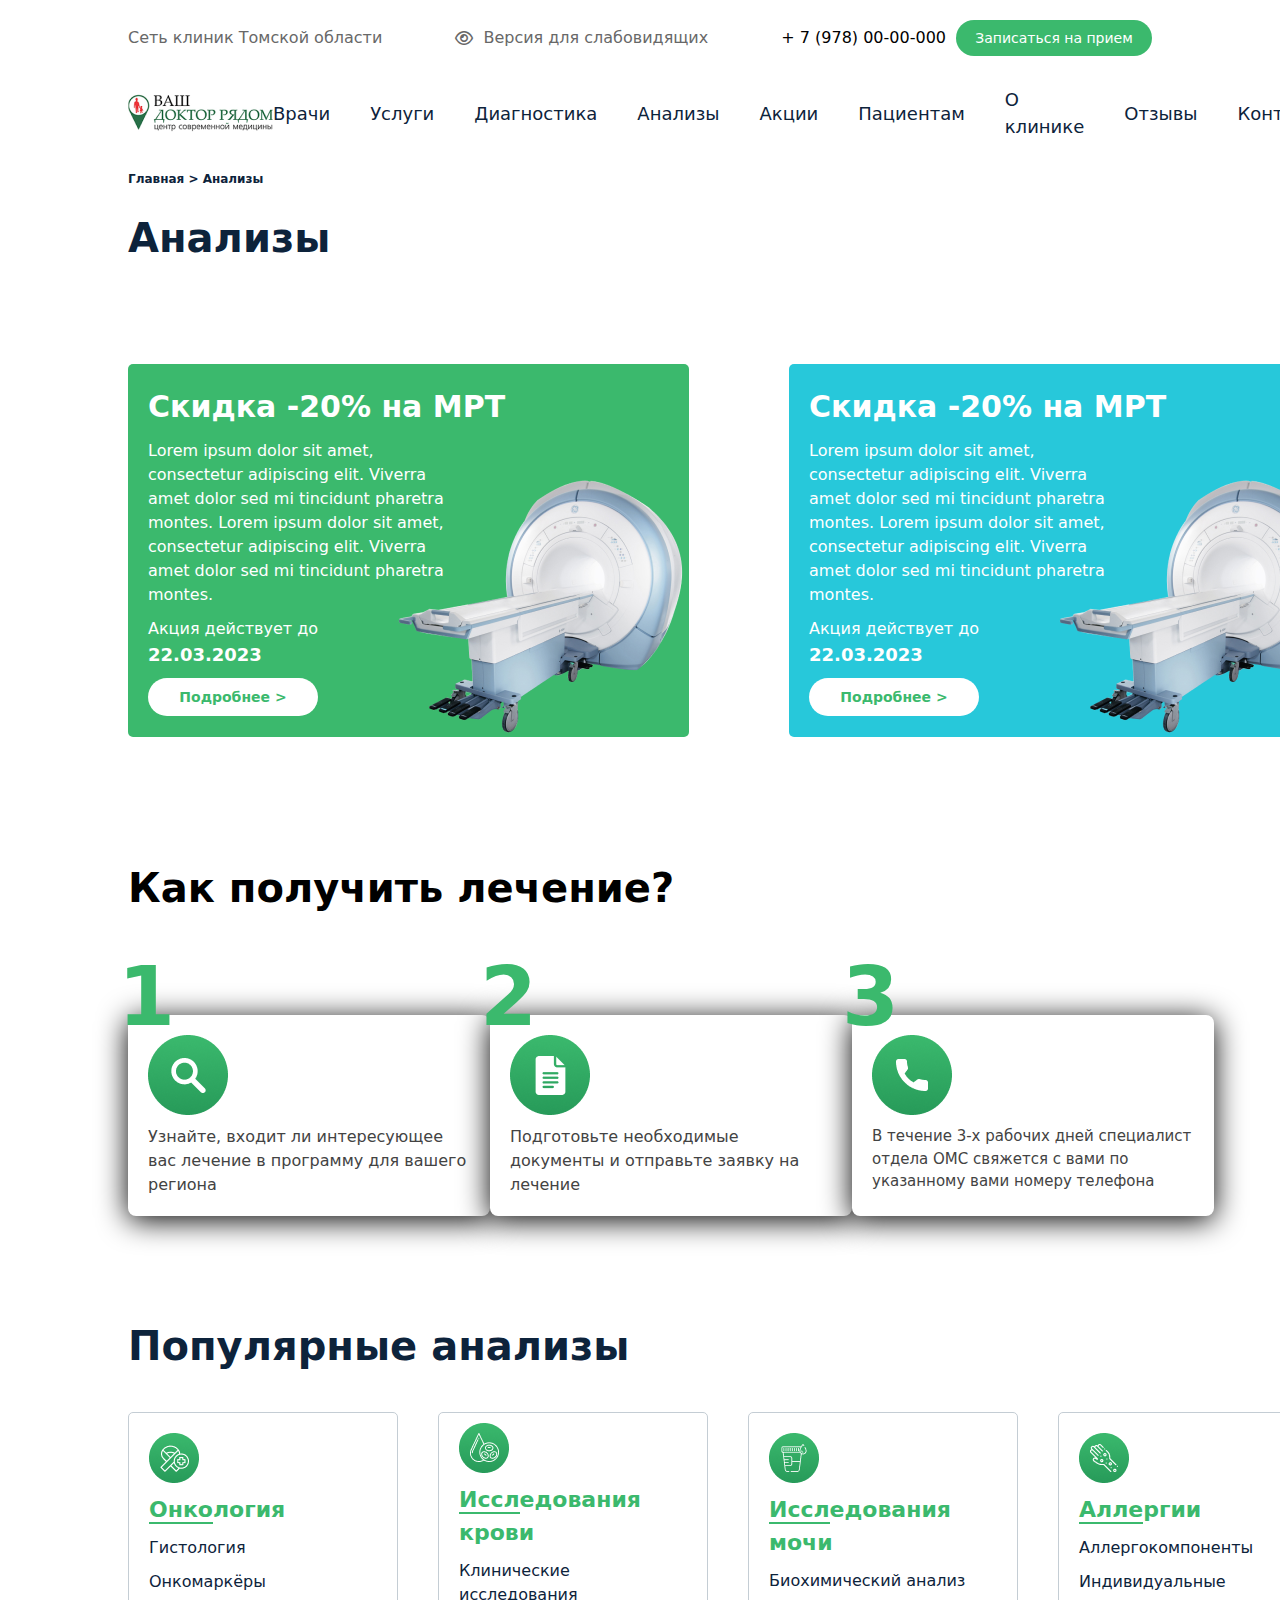
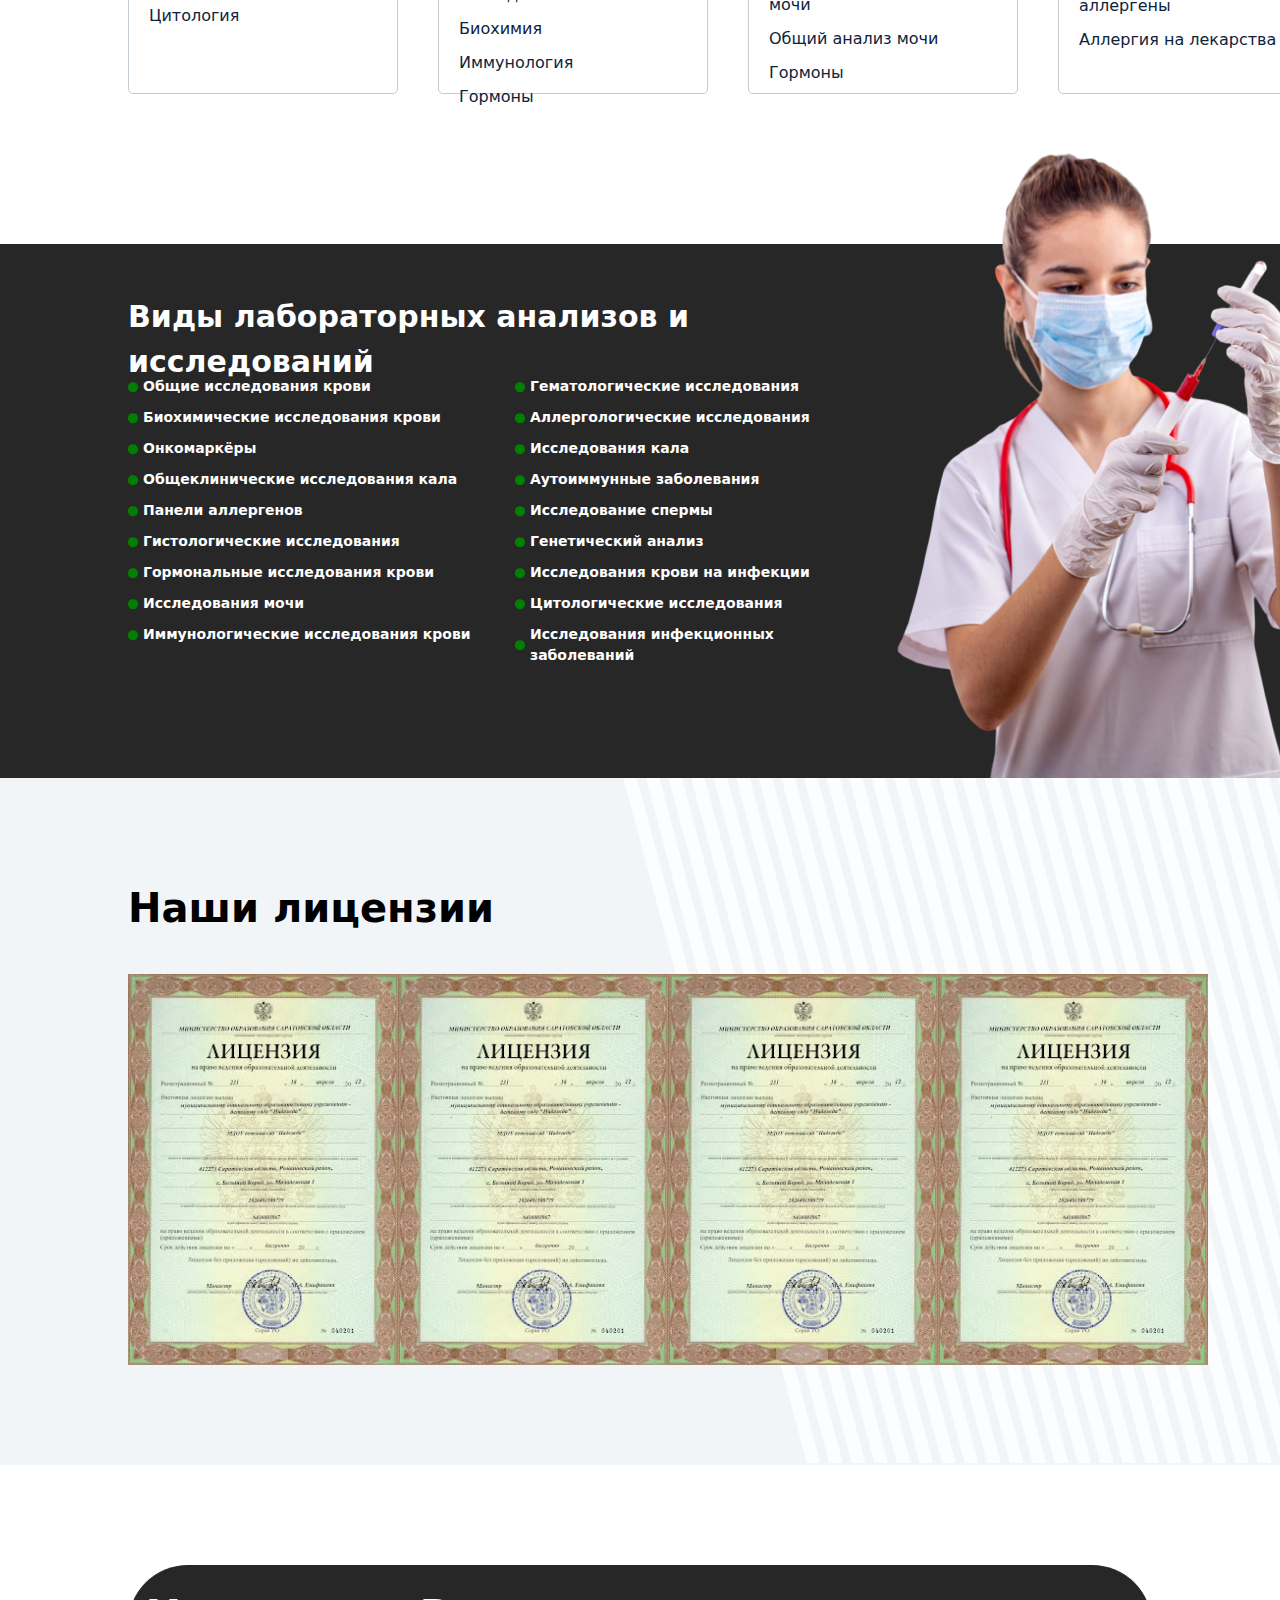
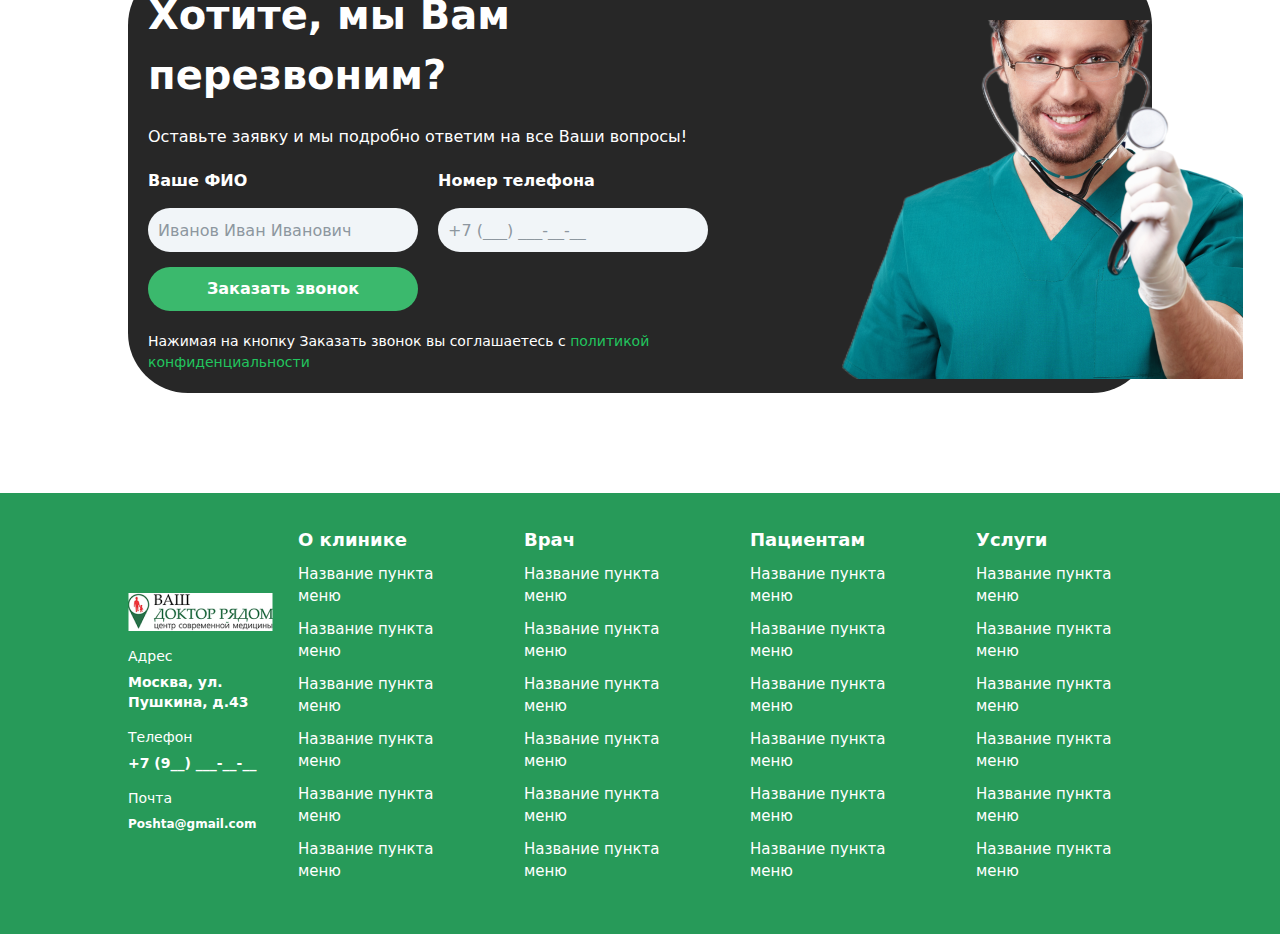
<file: src/index.html>
<!DOCTYPE html>
<html lang="en">
<head>
    <meta charset="UTF-8">
    <meta name="viewport" content="width=device-width, initial-scale=1.0">
    <title>EXAM</title>
    <link rel="stylesheet" href="./output.css">
    <link rel="stylesheet" href="./fontawesome-free-6.6.0-web/css/all.css">
</head>
<body>
    <header class="flex flex-col py-[20px] gap-[20px]">
        <nav class="hidden w-[90%] lg:w-[80%] m-auto lg:flex items-center justify-between">
            <p class="text-[#686868]">Сеть клиник Томской области</p>
            <div class="flex text-[#686868] items-center gap-[10px]">
                <i class="hover:text-black hover:scale-[1.1] cursor-pointer fa-regular fa-eye"></i>
                <p>Версия для слабовидящих</p>
            </div>
            <div class="flex items-center gap-[10px]">
                <h4 class="font-[500]">+ 7 (978) 00-00-000</h4>
                <button class="w-[196px] hover:bg-black hover:border-[3px] hover:border-[lightgray transition-all duration-[0.2s] ease-in-out h-[36px] bg-[#3BB96D] text-white text-[14px] font-[400] rounded-[30px]">Записаться на прием</button>
            </div>
        </nav>

        <nav class="w-[90%] py-[10px] lg:w-[80%] m-auto flex items-center justify-between">
            <img src="./Photo/image 1.png" alt="">
            <ul class="hidden lg:flex items-center gap-[40px]">
                <li class="hover:text-[lightgray] hover:scale-[1.06] transition-all  duration-[0.2s] ease-in-out text-[#0D233B] cursor-pointer text-[18px] font-[400]"><a href="">Врачи</a></li>
                <li class="hover:text-[lightgray] hover:scale-[1.06] transition-all  duration-[0.2s] ease-in-out text-[#0D233B] cursor-pointer text-[18px] font-[400]"><a href="">Услуги</a></li>
                <li class="hover:text-[lightgray] hover:scale-[1.06] transition-all  duration-[0.2s] ease-in-out text-[#0D233B] cursor-pointer text-[18px] font-[400]"><a href="">Диагностика</a></li>
                <li class="hover:text-[lightgray] hover:scale-[1.06] transition-all  duration-[0.2s] ease-in-out text-[#0D233B] cursor-pointer text-[18px] font-[400]"><a href="#analizi">Анализы</a></li>
                <li class="hover:text-[lightgray] hover:scale-[1.06] transition-all  duration-[0.2s] ease-in-out text-[#0D233B] cursor-pointer text-[18px] font-[400]"><a href="./index3.html">Акции</a></li>
                <li class="hover:text-[lightgray] hover:scale-[1.06] transition-all  duration-[0.2s] ease-in-out text-[#0D233B] cursor-pointer text-[18px] font-[400]"><a href="">Пациентам</a></li>
                <li class="hover:text-[lightgray] hover:scale-[1.06] transition-all  duration-[0.2s] ease-in-out text-[#0D233B] cursor-pointer text-[18px] font-[400]"><a href="">О клинике</a></li>
                <li class="hover:text-[lightgray] hover:scale-[1.06] transition-all  duration-[0.2s] ease-in-out text-[#0D233B] cursor-pointer text-[18px] font-[400]"><a href="">Отзывы</a></li>
                <li class="hover:text-[lightgray] hover:scale-[1.06] transition-all  duration-[0.2s] ease-in-out text-[#0D233B] cursor-pointer text-[18px] font-[400]"><a href="">Контакты</a></li>
            </ul>
            <div class="lg:hidden">
               <i class="cursor-pointer hover:scale-[1.08] text-[20px] fa-solid fa-bars"></i>
            </div>
        </nav>
        
        <div class="w-[90%] lg:w-[80%] m-auto flex items-center gap-[10x]">
            <p class="cursor-pointer text-[#0D233B] text-[12px] font-[600]">Главная <span>> Анализы</span></p>
        </div>

        <section id="analizi" class="w-[95%] lg:w-[80%] text-white gap-[100px] m-auto grid grid-rows-[56px_524px_524px] lg:grid-rows-[56px_374px] grid-cols-1 lg:grid-cols-[561px_561px]">
            <h1 class="text-[#0D233B] text-[40px] lg:col-[1/-1] font-[700]">Анализы</h1>
            <article class="relative z-[1] h-[580px] lg:h-[373px] lg:pt-[20px] lg:px-[20px] lg:gap-[10px] rounded-[5px] px-[10px] pt-[40px] bg-[#3BB96D] flex flex-col gap-[30px]">
                <h4 class="text-[30px] font-[700]">Скидка -20% на МРТ</h4>
                <p class="text-[16px] max-w-[320px] font-[400]">Lorem ipsum dolor sit amet, consectetur adipiscing elit. Viverra amet dolor sed mi tincidunt pharetra montes. Lorem ipsum dolor sit amet, consectetur adipiscing elit. Viverra amet dolor sed mi tincidunt pharetra montes.</p>
                <p class="flex flex-col text-[16px] font-[400]">Акция действует до <span class="text-[18px] font-[700]">22.03.2023</span></p>
                <button class="hover:bg-black hover:border-[1px] hover:border-white transition-all duration-[0.3s] ease-in-out bg-white w-[170px] h-[38px] rounded-[30px] text-[#3BB96D] text-[14px] font-[700] flex items-center justify-center gap-[20px]">Подробнее ></button>
                <img src="./Photo/image 4.png" alt="" class="absolute z-[-1] right-0 bottom-0">
            </article>

            <article class="relative z-[1] h-[580px] lg:h-[373px] lg:pt-[20px] lg:px-[20px] lg:gap-[10px] rounded-[5px] px-[10px] pt-[40px] bg-[#27C8DA] flex flex-col gap-[30px]">
                <h4 class="text-[30px] font-[700]">Скидка -20% на МРТ</h4>
                <p class="text-[16px] max-w-[320px] font-[400]">Lorem ipsum dolor sit amet, consectetur adipiscing elit. Viverra amet dolor sed mi tincidunt pharetra montes. Lorem ipsum dolor sit amet, consectetur adipiscing elit. Viverra amet dolor sed mi tincidunt pharetra montes.</p>
                <p class="flex flex-col text-[16px] font-[400]">Акция действует до <span class="text-[18px] font-[700]">22.03.2023</span></p>
                <button class="hover:bg-black hover:border-[1px] hover:border-white transition-all duration-[0.3s] ease-in-out bg-white w-[170px] h-[38px] rounded-[30px] text-[#3BB96D] text-[14px] font-[700] flex items-center justify-center gap-[20px]">Подробнее ></button>
                <img src="./Photo/image 4.png" alt="" class="absolute z-[-1] right-0 bottom-0">
            </article>
        </section>
    </header>

    <main>
        <section class="w-[90%] lg:w-[80%] m-auto lg:mt-[100px] mt-[100px] grid grid-cols-1 lg:justify-between lg:grid-rows-[56px_302px] lg:grid-cols-[362px_362px_362px] grid-rows-[112px_252px_252px_252px]">
            <h1 class="text-[40px] font-[700] lg:col-[1/-1]">Как получить лечение?</h1>
            <article class="hover:scale-[1.05] hover:bg-[lightgray] transition-all duration-[0.3s] ease-in-out flex flex-col p-[20px] items-start gap-[10px] self-end relative h-[201px] z-[1] bg-white shadow-[0_4px_30px_0_black] rounded-[8px]">
                <h1 class="text-[#3BB96D] text-[82px] font-[900] absolute top-[-80px] left-[-10px] z-[-1]">1</h1>
                <img src="./Photo/Frame 153.png" alt="">
                <p class="text-[#434343] text-[16px] font-[500]">Узнайте, входит ли интересующее вас лечение в программу для вашего региона</p>
            </article>

            <article class="hover:scale-[1.05] hover:bg-[lightgray] transition-all duration-[0.3s] ease-in-out flex flex-col p-[20px] items-start gap-[10px] self-end relative h-[201px] z-[1] bg-white shadow-[0_4px_30px_0_black] rounded-[8px]">
                <h1 class="text-[#3BB96D] text-[82px] font-[900] absolute top-[-80px] left-[-10px] z-[-1]">2</h1>
                <img src="./Photo/Frame 129.png" alt="">
                <p class="text-[#434343] text-[16px] font-[500]">Подготовьте необходимые документы и отправьте заявку на лечение</p>
            </article>

            <article class="hover:scale-[1.05] hover:bg-[lightgray] transition-all duration-[0.3s] ease-in-out flex flex-col p-[20px] items-start gap-[10px] self-end relative h-[201px] z-[1] bg-white shadow-[0_4px_30px_0_black] rounded-[8px]">
                <h1 class="text-[#3BB96D] text-[82px] font-[900] absolute top-[-80px] left-[-10px] z-[-1]">3</h1>
                <img src="./Photo/Frame 153(1).png" alt="">
                <p class="text-[#434343] text-[15px] font-[500]">В течение 3-х рабочих дней специалист отдела ОМС свяжется с вами по указанному вами номеру телефона</p>
            </article>
        </section>

        <section class="w-[90%] mt-[100px] lg:w-[80%] m-auto grid gap-[40px] grid-cols-1 grid-rows-[112px_248px_248px_248px] lg:grid-cols-[270px_270px_270px_270px] lg:grid-rows-[56px_282px]">
            <h1 class="text-[#0D233B] text-[40px] font-[700] lg:col-[1/-1]">Популярные анализы</h1>
            <article class="hover:scale-[1.05] hover:bg-[lightgray] transition-all duration-[0.3s] ease-in-out flex flex-col p-[20px] gap-[10px] items-start border-[1px] border-[#C4CDD4] rounded-[5px]">
                <img src="./Photo/Group 1894.png" alt="">
                <h4 class="text-[#3BB96D] text-[22px] font-[700]"><span class="border-b-[2px] border-[#3BB96D]">Онко</span>логия</h4>
                <p class="text-[#0D233B] cursor-pointer text-[16px] font-[500]">Гистология</p>
                <p class="text-[#0D233B] cursor-pointer text-[16px] font-[500]">Онкомаркёры</p>
                <p class="text-[#0D233B] cursor-pointer text-[16px] font-[500]">Цитология</p>
            </article>
            <article class="hover:scale-[1.05] hover:bg-[lightgray] transition-all duration-[0.3s] ease-in-out flex flex-col p-[20px] py-[10px] gap-[10px] items-start border-[1px] border-[#C4CDD4] rounded-[5px]">
                <img src="./Photo/Group 1894(1).png" alt="">
                <h4 class="text-[#3BB96D] text-[22px] font-[700]"><span class="border-b-[2px] border-[#3BB96D]">Иссл</span>едования крови </h4>
                <p class="text-[#0D233B] cursor-pointer text-[16px] font-[500]">Клинические исследования</p>
                <p class="text-[#0D233B] cursor-pointer text-[16px] font-[500]">Биохимия</p>
                <p class="text-[#0D233B] cursor-pointer text-[16px] font-[500]">Иммунология</p>
                <p class="text-[#0D233B] cursor-pointer text-[16px] font-[500]">Гормоны</p>
            </article>
            <article class="hover:scale-[1.05] hover:bg-[lightgray] transition-all duration-[0.3s] ease-in-out flex flex-col p-[20px] gap-[10px] items-start border-[1px] border-[#C4CDD4] rounded-[5px]">
                <img src="./Photo/Group 1894(2).png" alt="">
                <h4 class="text-[#3BB96D] text-[22px] font-[700]"><span class="border-b-[2px] border-[#3BB96D]">Иссл</span>едования мочи</h4>
                <p class="text-[#0D233B] cursor-pointer text-[16px] font-[500]">Биохимический анализ мочи</p>
                <p class="text-[#0D233B] cursor-pointer text-[16px] font-[500]">Общий анализ мочи</p>
                <p class="text-[#0D233B] cursor-pointer text-[16px] font-[500]">Гормоны</p>
            </article>
            <article class="hover:scale-[1.05] hover:bg-[lightgray] transition-all duration-[0.3s] ease-in-out flex flex-col p-[20px] gap-[10px] items-start border-[1px] border-[#C4CDD4] rounded-[5px]">
                <img src="./Photo/Group 1894(3).png" alt="">
                <h4 class="text-[#3BB96D] text-[22px] font-[700]"><span class="border-b-[2px] border-[#3BB96D]">Алле</span>ргии</h4>
                <p class="text-[#0D233B] cursor-pointer text-[16px] font-[500]">Аллергокомпоненты</p>
                <p class="text-[#0D233B] cursor-pointer text-[16px] font-[500]">Индивидуальные аллергены</p>
                <p class="text-[#0D233B] cursor-pointer text-[16px] font-[500]">Аллергия на лекарства</p>
            </article>
        </section>

        <section class="bg-[#272727] mt-[50px] lg:mt-[150px]">
            <div class="w-[90%] m-auto lg:w-[80%] py-[50px] lg:flex items-center lg:py-[80]">
                <div class="flex flex-col gap-[20px] lg:gap-[40px] lg:grid grid-rows-[42px_352px] relative grid-cols-[347px_347px]">
                    <h1 class="text-white text-[30px] font-[700] col-[1/-1]">Виды лабораторных анализов и исследований</h1>
                    <ul class="flex flex-col cursor-none gap-[10px] text-[14px] font-[600] text-white">
                        <li class="hover:scale-[1.1] hover:text-[lightgray] transition-all duration-[0.2s] ease-in-out flex items-center gap-[5px]"><i class="text-[10px] text-[green] fa-solid fa-circle"></i> Общие исследования крови</li>
                        <li class="hover:scale-[1.1] hover:text-[lightgray] transition-all duration-[0.2s] ease-in-out flex items-center gap-[5px]"><i class="text-[10px] text-[green] fa-solid fa-circle"></i> Биохимические исследования крови</li>
                        <li class="hover:scale-[1.1] hover:text-[lightgray] transition-all duration-[0.2s] ease-in-out flex items-center gap-[5px]"><i class="text-[10px] text-[green] fa-solid fa-circle"></i> Онкомаркёры</li>
                        <li class="hover:scale-[1.1] hover:text-[lightgray] transition-all duration-[0.2s] ease-in-out flex items-center gap-[5px]"><i class="text-[10px] text-[green] fa-solid fa-circle"></i> Общеклинические исследования кала</li>
                        <li class="hover:scale-[1.1] hover:text-[lightgray] transition-all duration-[0.2s] ease-in-out flex items-center gap-[5px]"><i class="text-[10px] text-[green] fa-solid fa-circle"></i> Панели аллергенов</li>
                        <li class="hover:scale-[1.1] hover:text-[lightgray] transition-all duration-[0.2s] ease-in-out flex items-center gap-[5px]"><i class="text-[10px] text-[green] fa-solid fa-circle"></i> Гистологические исследования</li>
                        <li class="hover:scale-[1.1] hover:text-[lightgray] transition-all duration-[0.2s] ease-in-out flex items-center gap-[5px]"><i class="text-[10px] text-[green] fa-solid fa-circle"></i> Гормональные исследования крови</li>
                        <li class="hover:scale-[1.1] hover:text-[lightgray] transition-all duration-[0.2s] ease-in-out flex items-center gap-[5px]"><i class="text-[10px] text-[green] fa-solid fa-circle"></i> Исследования мочи</li>
                        <li class="hover:scale-[1.1] hover:text-[lightgray] transition-all duration-[0.2s] ease-in-out flex items-center gap-[5px]"><i class="text-[10px] text-[green] fa-solid fa-circle"></i> Иммунологические исследования крови</li>
                    </ul>
                    <ul class="flex flex-col gap-[10px] cursor-none text-white text-[14px] font-[700]">
                        <li class="hover:scale-[1.1] hover:text-[lightgray] transition-all duration-[0.2s] ease-in-out flex items-center gap-[5px]"><i class="text-[10px] text-[green] fa-solid fa-circle"></i> Гематологические исследования</li>
                        <li class="hover:scale-[1.1] hover:text-[lightgray] transition-all duration-[0.2s] ease-in-out flex items-center gap-[5px]"><i class="text-[10px] text-[green] fa-solid fa-circle"></i> Аллергологические исследования</li>
                        <li class="hover:scale-[1.1] hover:text-[lightgray] transition-all duration-[0.2s] ease-in-out flex items-center gap-[5px]"><i class="text-[10px] text-[green] fa-solid fa-circle"></i> Исследования кала</li>
                        <li class="hover:scale-[1.1] hover:text-[lightgray] transition-all duration-[0.2s] ease-in-out flex items-center gap-[5px]"><i class="text-[10px] text-[green] fa-solid fa-circle"></i> Аутоиммунные заболевания</li>
                        <li class="hover:scale-[1.1] hover:text-[lightgray] transition-all duration-[0.2s] ease-in-out flex items-center gap-[5px]"><i class="text-[10px] text-[green] fa-solid fa-circle"></i> Исследование спермы</li>
                        <li class="hover:scale-[1.1] hover:text-[lightgray] transition-all duration-[0.2s] ease-in-out flex items-center gap-[5px]"><i class="text-[10px] text-[green] fa-solid fa-circle"></i> Генетический анализ</li>
                        <li class="hover:scale-[1.1] hover:text-[lightgray] transition-all duration-[0.2s] ease-in-out flex items-center gap-[5px]"><i class="text-[10px] text-[green] fa-solid fa-circle"></i> Исследования крови на инфекции</li>
                        <li class="hover:scale-[1.1] hover:text-[lightgray] transition-all duration-[0.2s] ease-in-out flex items-center gap-[5px]"><i class="text-[10px] text-[green] fa-solid fa-circle"></i> Цитологические исследования</li>
                        <li class="hover:scale-[1.1] hover:text-[lightgray] transition-all duration-[0.2s] ease-in-out flex items-center gap-[5px]"><i class="text-[10px] text-[green] fa-solid fa-circle"></i> Исследования инфекционных заболеваний</li>
                    </ul>
                    <img src="./Photo/woman-nurse-or-doctor-2021-08-27-13-41-17-utc-PhotoRoom 1.png" alt="" class="hidden lg:inline absolute right-[-500px] bottom-[-50px]">
                </div>
            </div>
        </section>
        
        <section class="bg-[#F1F5F8] flex py-[50px] lg:py-[100px] relative z-[1]">
            <div class="w-[90%] m-auto gap-[20px] lg:w-[80%] grid grid-cols-[164px_164px] grid-rows-[56px_257px_257px] lg:grid-rows-[56px_391px] lg:gap-[40px_0] lg:justify-between lg:grid-cols-[270px_270px_270px_270px]">
                <h1 class="text-[40px] font-[700] col-[1/-1]">Наши лицензии</h1>
                <img class="hover:translate-y-[-10px] transition-all duration-[0.3s] ease-in-out" src="./Photo/image 7.png" alt="">
                <img class="hover:translate-y-[-10px] transition-all duration-[0.3s] ease-in-out" src="./Photo/image 7.png" alt="">
                <img class="hover:translate-y-[-10px] transition-all duration-[0.3s] ease-in-out" src="./Photo/image 7.png" alt="">
                <img class="hover:translate-y-[-10px] transition-all duration-[0.3s] ease-in-out" src="./Photo/image 7.png" alt="">
            </div>
            <img src="./Photo/Frame 2368.png" alt="" class="absolute h-[685px] right-0 z-[-1] top-0">
        </section>

        <section class="py-[100px]">
            <div class="bg-[#272727] lg:p-[20px] py-[50px] px-[20px] flex items-center text-white rounded-[60px] w-[95%] m-auto lg:w-[80%]">
                <div class="flex flex-col gap-[20px]">
                    <h1 class="text-[40px] font-[700]">Хотите, мы Вам <br class="lg:hidden"> перезвоним?</h1>
                    <p class="text-[16px] font-[400]">Оставьте заявку и мы подробно <br class="lg:hidden"> ответим на все Ваши вопросы!</p>
                    <form action="" class="flex lg:flex-row flex-col-reverse items-start gap-[20px]">
                        <div class="flex flex-col gap-[15px]">
                            <p class="text-[16px] font-[600]">Ваше ФИО</p>
                            <input type="text" placeholder="Иванов Иван Иванович" class="bg-[#F1F5F8] text-black outline-none placeholder-[#8D979F] pl-[10px] w-[270px] h-[44px] rounded-[30px]">
                            <input type="submit" class="cursor-pointer hover:bg-black hover:translate-y-[5px] transition-all duration-[0.2s] ease-in-out bg-[#3BB96D] w-[270px] h-[44px] rounded-[30px] text-white text-[16px] font-[700]" value="Заказать звонок">
                        </div>
                        <div class="flex flex-col gap-[15px]">
                            <p class="text-[16px] font-[600]">Номер телефона</p>
                            <input type="tel" placeholder="+7 (___) ___-__-__" class="bg-[#F1F5F8] text-black outline-none placeholder-[#8D979F] pl-[10px] w-[270px] h-[44px] rounded-[30px]">
                        </div>
                    </form>
                    <p class="text-[14px] font-[500]">Нажимая на кнопку Заказать звонок вы <br class="lg:hidden"> соглашаетесь с <a href="" class="text-green-500 hover:underline">политикой конфиденциальности</a></p>
                </div>
                <img src="./Photo/doctor-with-stethoscope-2021-09-03-02-58-01-utc 1.png" alt="" class="hidden lg:inline relative bottom-[-20px] overflow-clip">
            </div>
        </section>
    </main>

    <footer class="bg-[#279A59]">
        <div class="w-[95%] text-white m-auto lg:gap-[0] lg:justify-between lg:w-[80%] flex lg:flex-row flex-col gap-[20px] py-[100px]">
            <aside class="lg:flex flex-col items-start grid grid-rows-[42px_68px] grid-cols-[127px_127px_127px] gap-[15px_0]  lg:gap-[15px]">
                <img src="./Photo/image 1.png" alt="" class="col-[1/-1]">
                <div class="flex flex-col gap-[5px]">
                    <h4 class="text-[14px] font-[400]">Адрес</h4>
                    <p class="text-[14px] font-[600] leading-[20px]">Москва, ул. Пушкина, д.43</p>
                </div>
                <div class="flex flex-col gap-[5px]">
                    <h4 class="text-[14px] font-[400]">Телефон</h4>
                    <p class="text-[14px] font-[600] leading-[20px]">+7 (9__) ___-__-__</p>
                </div>
                <div class="flex flex-col gap-[5px]">
                    <h4 class="text-[14px] font-[400]">Почта</h4>
                    <p class="text-[12px] font-[600] leading-[20px]">Poshta@gmail.com</p>
                </div>
            </aside>
            <div class="grid grid-cols-[186px_186px] lg:grid-rows-[222px] lg:items-center lg:gap-[50px] lg:grid-cols-[176px_176px_176px_176px] gap-[80px_9px] grid-rows-[222px_222px]">
                <ul class="flex flex-col items-start lg:gap-[10px] gap-[15px]">
                    <h1 class="text-[18px] font-[700]">О клинике</h1>
                    <li class="text-[15px] font-[400] cursor-pointer hover:text-[lightgray]"><a href="">Название пункта меню</a></li>
                    <li class="text-[15px] font-[400] cursor-pointer hover:text-[lightgray]"><a href="">Название пункта меню</a></li>
                    <li class="text-[15px] font-[400] cursor-pointer hover:text-[lightgray]"><a href="">Название пункта меню</a></li>
                    <li class="text-[15px] font-[400] cursor-pointer hover:text-[lightgray]"><a href="">Название пункта меню</a></li>
                    <li class="text-[15px] font-[400] cursor-pointer hover:text-[lightgray]"><a href="">Название пункта меню</a></li>
                    <li class="text-[15px] font-[400] cursor-pointer hover:text-[lightgray]"><a href="">Название пункта меню</a></li>
                </ul>
                <ul class="flex flex-col items-start lg:gap-[10px] gap-[15px]">
                    <h1 class="text-[18px] font-[700]">Врач</h1>
                    <li class="text-[15px] font-[400] cursor-pointer hover:text-[lightgray]"><a href="">Название пункта меню</a></li>
                    <li class="text-[15px] font-[400] cursor-pointer hover:text-[lightgray]"><a href="">Название пункта меню</a></li>
                    <li class="text-[15px] font-[400] cursor-pointer hover:text-[lightgray]"><a href="">Название пункта меню</a></li>
                    <li class="text-[15px] font-[400] cursor-pointer hover:text-[lightgray]"><a href="">Название пункта меню</a></li>
                    <li class="text-[15px] font-[400] cursor-pointer hover:text-[lightgray]"><a href="">Название пункта меню</a></li>
                    <li class="text-[15px] font-[400] cursor-pointer hover:text-[lightgray]"><a href="">Название пункта меню</a></li>
                </ul>
                <ul class="flex flex-col items-start lg:gap-[10px] gap-[15px]">
                    <h1 class="text-[18px] font-[700]">Пациентам</h1>
                    <li class="text-[15px] font-[400] cursor-pointer hover:text-[lightgray]"><a href="">Название пункта меню</a></li>
                    <li class="text-[15px] font-[400] cursor-pointer hover:text-[lightgray]"><a href="">Название пункта меню</a></li>
                    <li class="text-[15px] font-[400] cursor-pointer hover:text-[lightgray]"><a href="">Название пункта меню</a></li>
                    <li class="text-[15px] font-[400] cursor-pointer hover:text-[lightgray]"><a href="">Название пункта меню</a></li>
                    <li class="text-[15px] font-[400] cursor-pointer hover:text-[lightgray]"><a href="">Название пункта меню</a></li>
                    <li class="text-[15px] font-[400] cursor-pointer hover:text-[lightgray]"><a href="">Название пункта меню</a></li>
                </ul>
                <ul class="flex flex-col items-start lg:gap-[10px] gap-[15px]">
                    <h1 class="text-[18px] font-[700]">Услуги</h1>
                    <li class="text-[15px] font-[400] cursor-pointer hover:text-[lightgray]"><a href="">Название пункта меню</a></li>
                    <li class="text-[15px] font-[400] cursor-pointer hover:text-[lightgray]"><a href="">Название пункта меню</a></li>
                    <li class="text-[15px] font-[400] cursor-pointer hover:text-[lightgray]"><a href="">Название пункта меню</a></li>
                    <li class="text-[15px] font-[400] cursor-pointer hover:text-[lightgray]"><a href="">Название пункта меню</a></li>
                    <li class="text-[15px] font-[400] cursor-pointer hover:text-[lightgray]"><a href="">Название пункта меню</a></li>
                    <li class="text-[15px] font-[400] cursor-pointer hover:text-[lightgray]"><a href="">Название пункта меню</a></li>
                </ul>
            </div>
        </div>
    </footer>
</body>
</html>
</file>
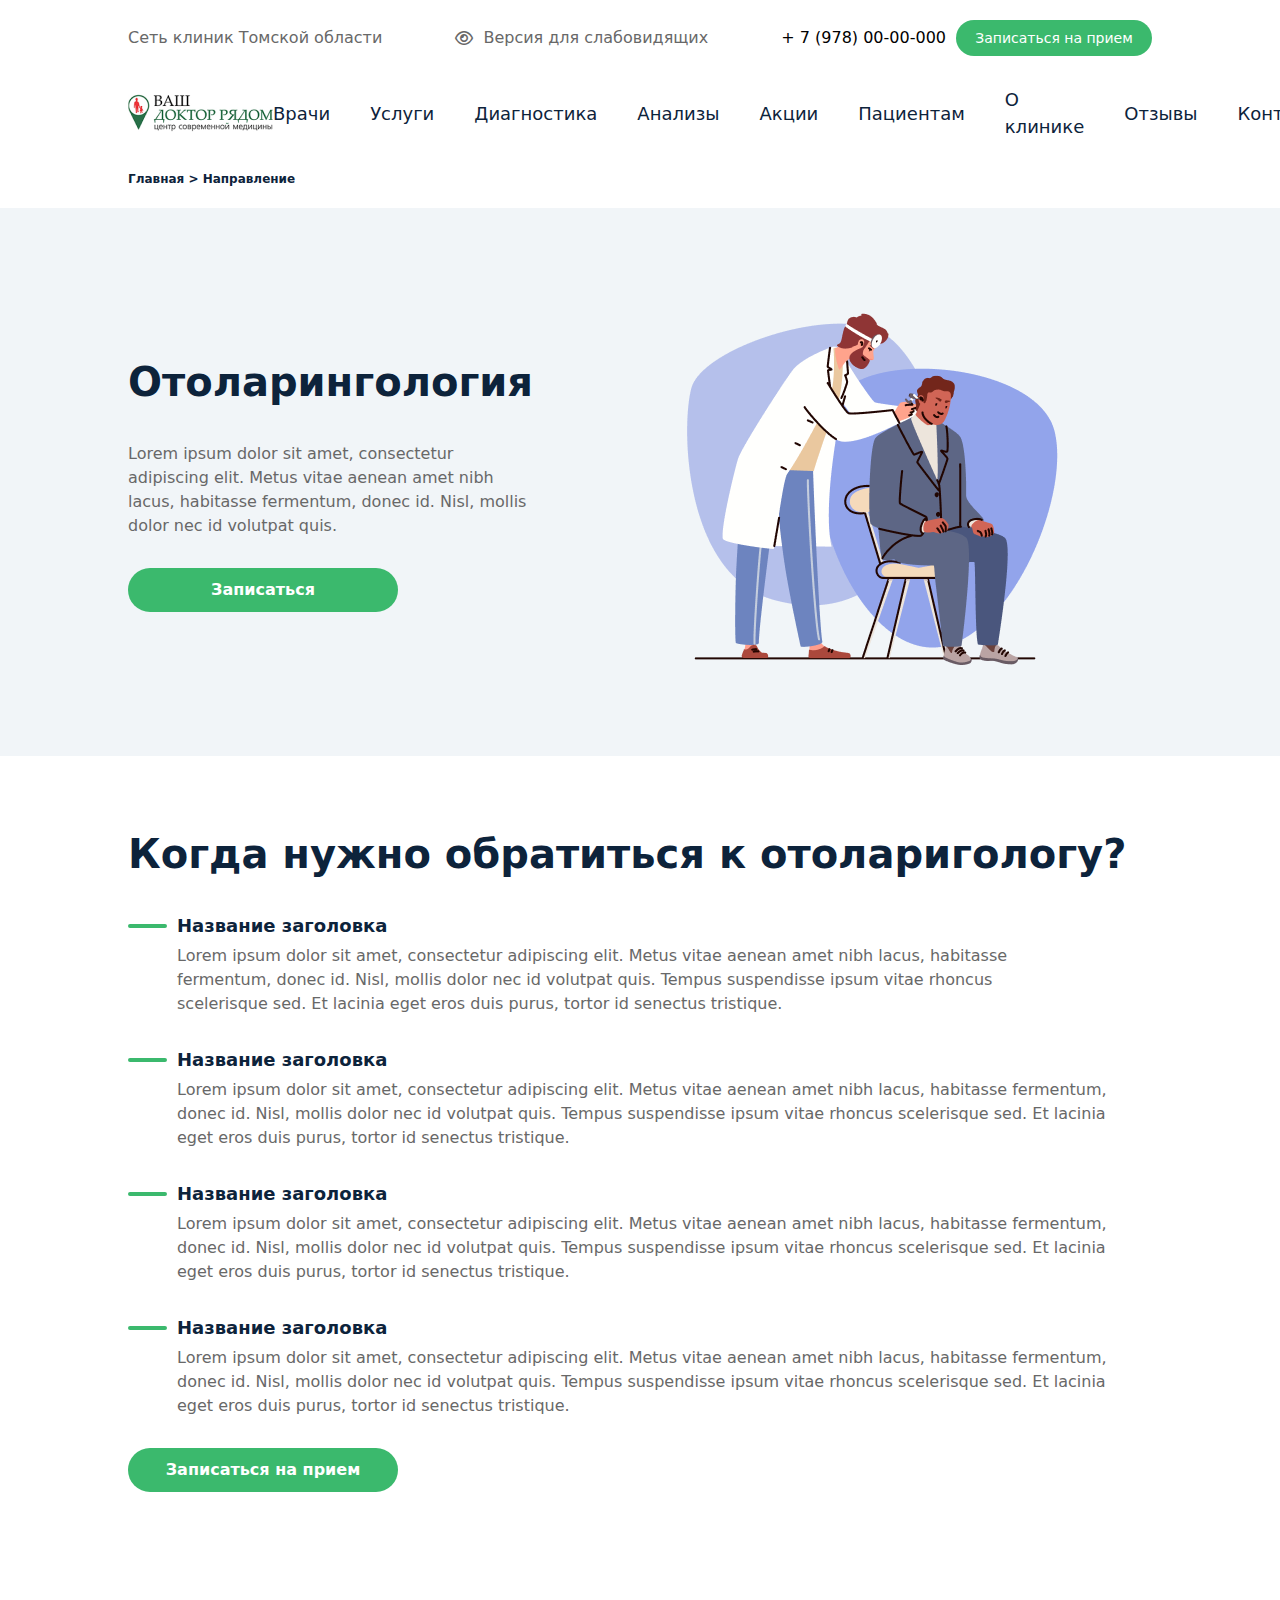
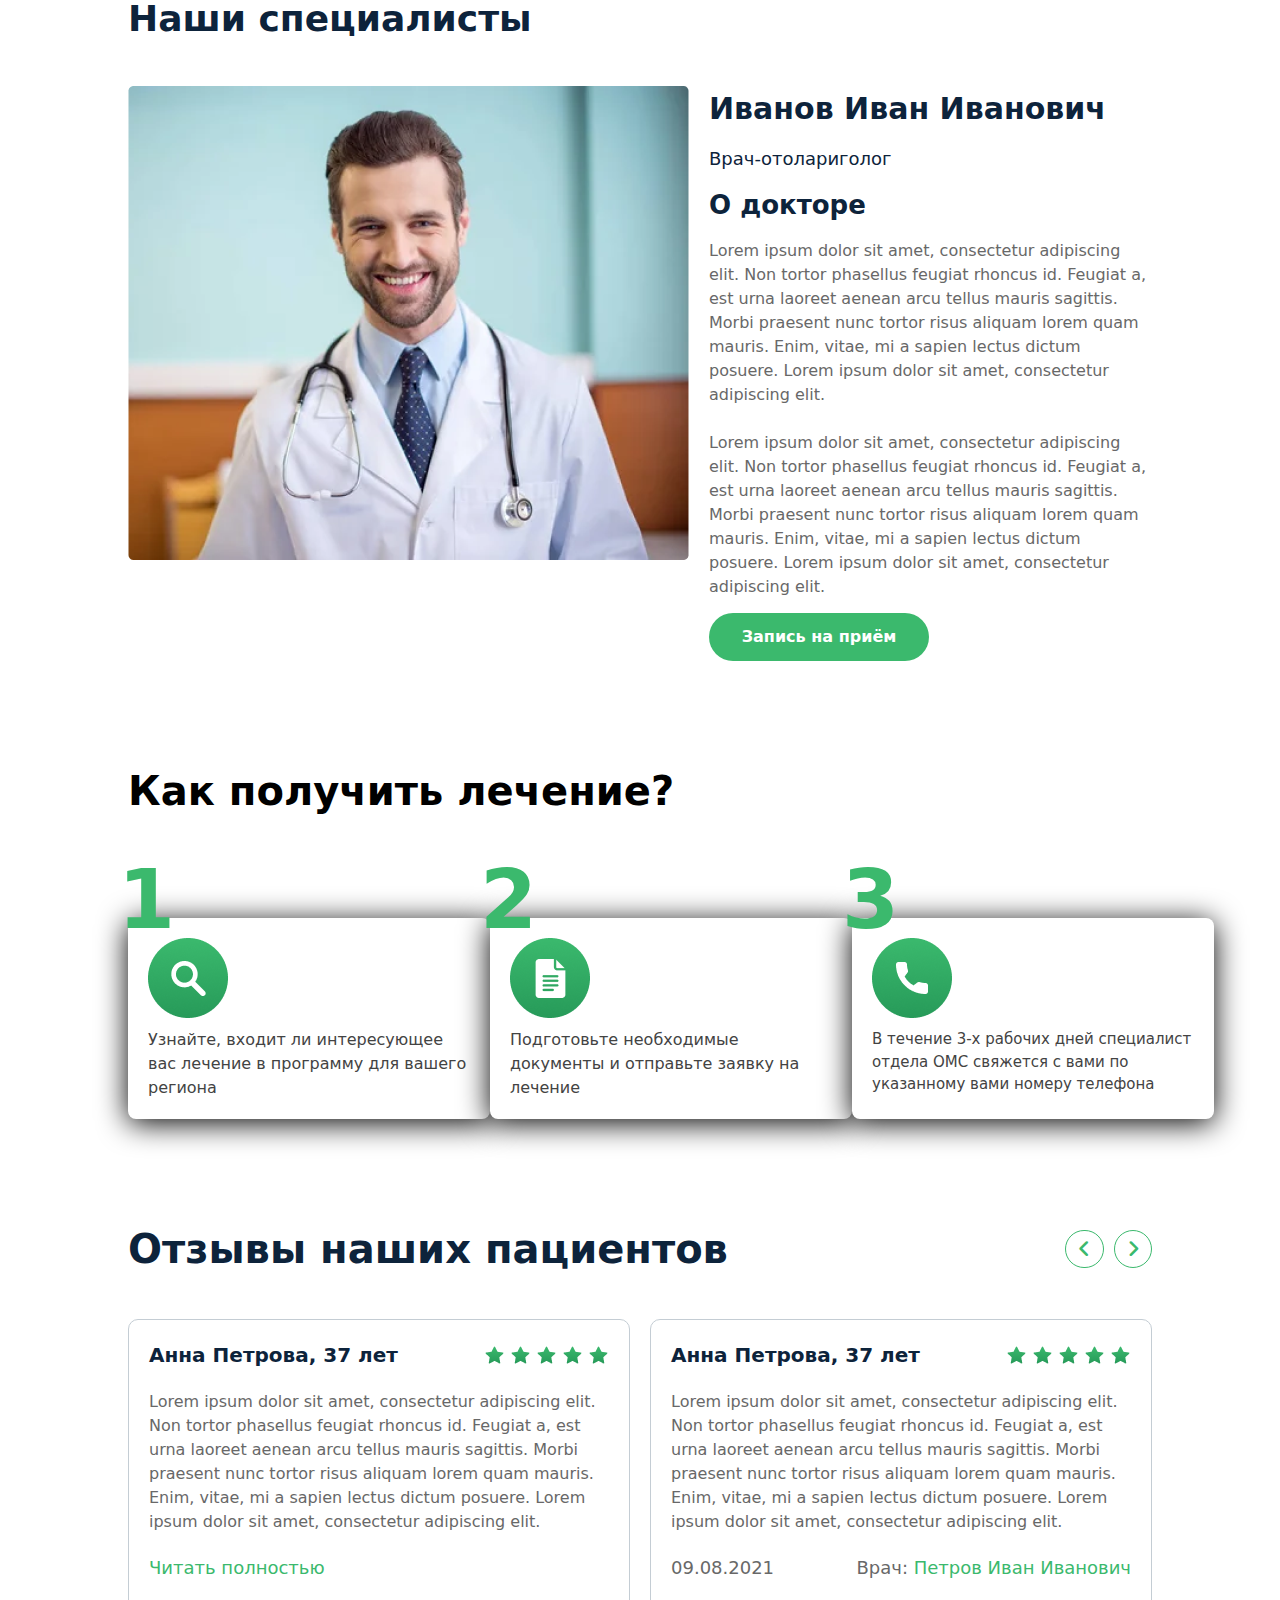
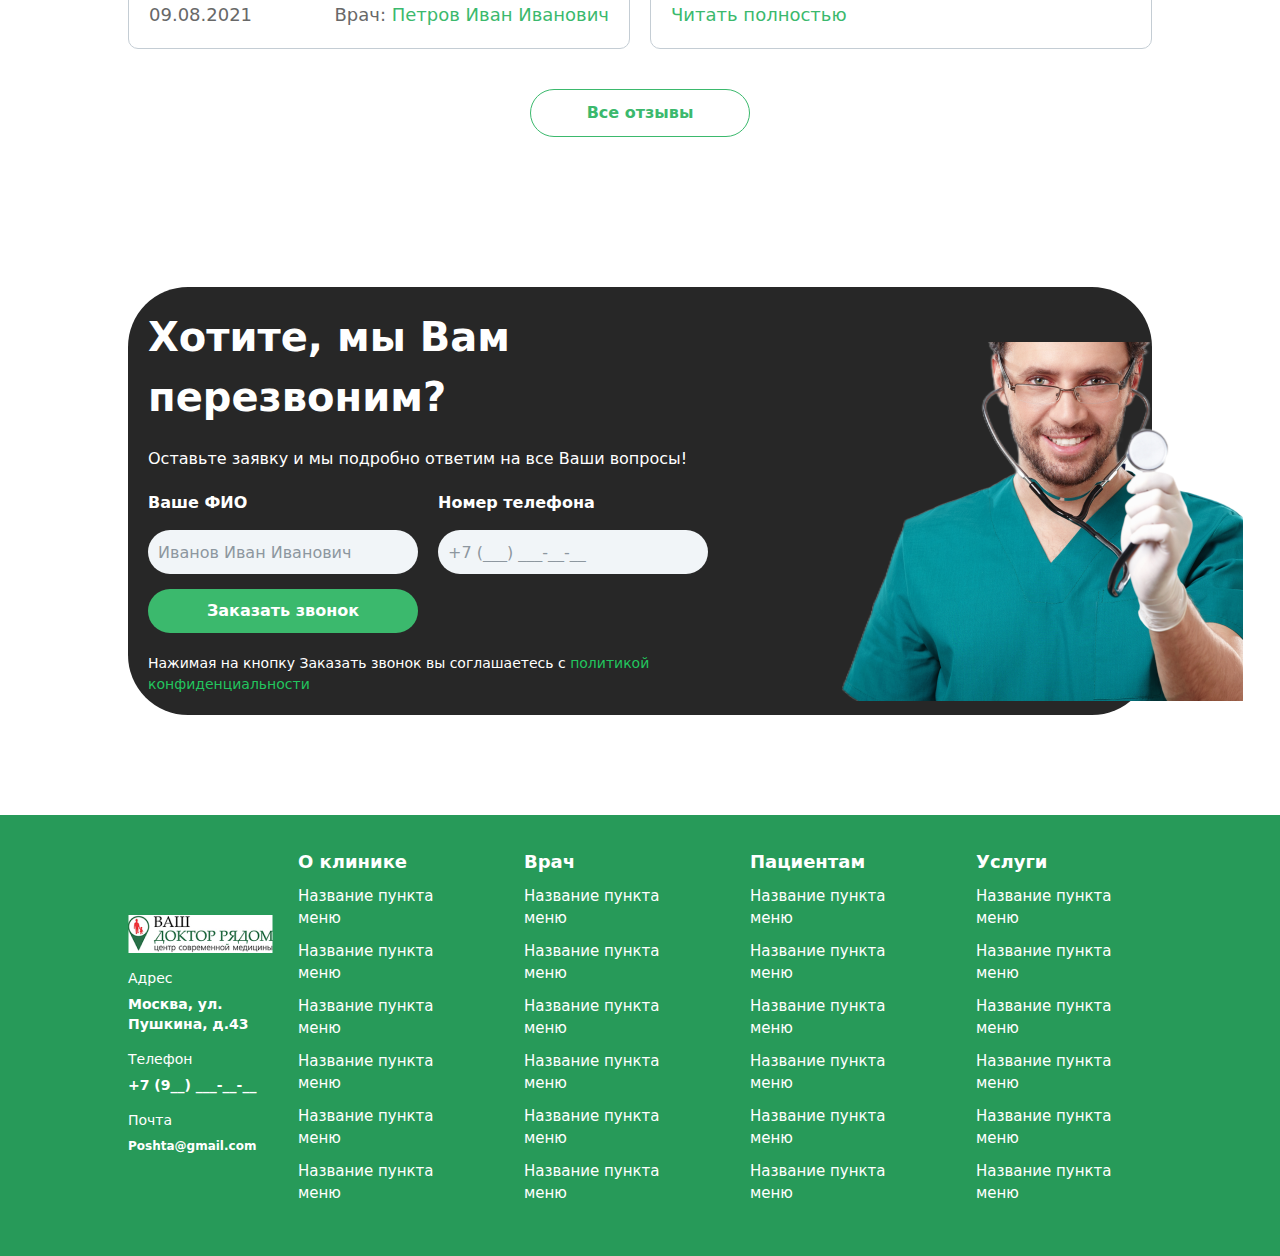
<file: src/index2.html>
<!DOCTYPE html>
<html lang="en">
<head>
    <meta charset="UTF-8">
    <meta name="viewport" content="width=device-width, initial-scale=1.0">
    <title>Page 2</title>
    <link rel="stylesheet" href="./output.css">
    <link rel="stylesheet" href="./fontawesome-free-6.6.0-web/css/all.css">
</head>
<body>
    <header class="flex flex-col py-[20px] gap-[20px]">
        <nav class="hidden w-[90%] lg:w-[80%] m-auto lg:flex items-center justify-between">
            <p class="text-[#686868]">Сеть клиник Томской области</p>
            <div class="flex text-[#686868] items-center gap-[10px]">
                <i class="hover:text-black hover:scale-[1.1] cursor-pointer fa-regular fa-eye"></i>
                <p>Версия для слабовидящих</p>
            </div>
            <div class="flex items-center gap-[10px]">
                <h4 class="font-[500]">+ 7 (978) 00-00-000</h4>
                <button class="w-[196px] hover:bg-black hover:border-[3px] hover:border-[lightgray transition-all duration-[0.2s] ease-in-out h-[36px] bg-[#3BB96D] text-white text-[14px] font-[400] rounded-[30px]">Записаться на прием</button>
            </div>
        </nav>

        <nav class="w-[90%] py-[10px] lg:w-[80%] m-auto flex items-center justify-between">
            <img src="./Photo/image 1.png" alt="">
            <ul class="hidden lg:flex items-center gap-[40px]">
                <li class="hover:text-[lightgray] hover:scale-[1.06] transition-all  duration-[0.2s] ease-in-out text-[#0D233B] cursor-pointer text-[18px] font-[400]"><a href="#vrachi">Врачи</a></li>
                <li class="hover:text-[lightgray] hover:scale-[1.06] transition-all  duration-[0.2s] ease-in-out text-[#0D233B] cursor-pointer text-[18px] font-[400]"><a href="">Услуги</a></li>
                <li class="hover:text-[lightgray] hover:scale-[1.06] transition-all  duration-[0.2s] ease-in-out text-[#0D233B] cursor-pointer text-[18px] font-[400]"><a href="">Диагностика</a></li>
                <li class="hover:text-[lightgray] hover:scale-[1.06] transition-all  duration-[0.2s] ease-in-out text-[#0D233B] cursor-pointer text-[18px] font-[400]"><a href="./index.html">Анализы</a></li>
                <li class="hover:text-[lightgray] hover:scale-[1.06] transition-all  duration-[0.2s] ease-in-out text-[#0D233B] cursor-pointer text-[18px] font-[400]"><a href="./index3.html">Акции</a></li>
                <li class="hover:text-[lightgray] hover:scale-[1.06] transition-all  duration-[0.2s] ease-in-out text-[#0D233B] cursor-pointer text-[18px] font-[400]"><a href="#pacientam">Пациентам</a></li>
                <li class="hover:text-[lightgray] hover:scale-[1.06] transition-all  duration-[0.2s] ease-in-out text-[#0D233B] cursor-pointer text-[18px] font-[400]"><a href="">О клинике</a></li>
                <li class="hover:text-[lightgray] hover:scale-[1.06] transition-all  duration-[0.2s] ease-in-out text-[#0D233B] cursor-pointer text-[18px] font-[400]"><a href="#otzivi">Отзывы</a></li>
                <li class="hover:text-[lightgray] hover:scale-[1.06] transition-all  duration-[0.2s] ease-in-out text-[#0D233B] cursor-pointer text-[18px] font-[400]"><a href="">Контакты</a></li>
            </ul>
            <div class="lg:hidden">
               <i class="cursor-pointer hover:scale-[1.08] text-[20px] fa-solid fa-bars"></i>
            </div>
        </nav>
        
        <div class="w-[90%] lg:w-[80%] m-auto flex items-center gap-[10x]">
            <p class="cursor-pointer text-[#0D233B] text-[12px] font-[600]">Главная <span>> Направление</span></p>
        </div>

        <section id="pacientam" class="bg-[#F1F5F8] py-[50px]">
            <div class="w-[95%] flex flex-col lg:flex-row lg:items-center items-start m-auto lg:w-[80%]">
                <aside class="flex flex-col gap-[30px]">
                    <h1 class="text-[#0D233B] text-[40px] font-[700]">Отоларингология</h1>
                    <p class="text-[#686868] text-[16px] font-[400]">Lorem ipsum dolor sit amet, consectetur adipiscing elit. Metus vitae aenean amet nibh lacus, habitasse fermentum, donec id. Nisl, mollis dolor nec id volutpat quis. </p>
                    <button class="bg-[#3BB96D] hidden lg:inline w-[270px] h-[44px] rounded-[30px] text-white text-[16px] font-[700] hover:bg-black hover:border-[4px] hover:border-[lightgray] transition-all duration-[0.2s] ease-in-out">Записаться</button>
                </aside>
                <img src="./Photo/Frame.png" alt="" >
                <button class="bg-[#3BB96D] lg:hidden w-[270px] h-[44px] rounded-[30px] text-white text-[16px] font-[700] hover:bg-black hover:border-[4px] hover:border-[lightgray] transition-all duration-[0.2s] ease-in-out">Записаться</button>
            </div>
        </section>
    </header>

    <main>
        <section class="w-[95%] m-auto lg:w-[80%] py-[50px] flex flex-col gap-[30px]">
            <h1 class="text-[#0D233B] text-[40px] font-[700] leading-[56px]">Когда нужно обратиться к отоларигологу?</h1>
            <div class="grid gap-[5px_10px] grid-rows-[27px_126px] lg:grid-rows-[27px_72px] lg:grid-cols-[39px_907px] grid-cols-[39px_326px]">
                <div class="self-center rounded-full w-[39px] border-[2px] border-[#3BB96D]"></div>
                <h5 class="text-[#0D233B] text-[18px] font-[700]">Название заголовка</h5>
                <p class="col-[-1/-2] text-[#686868] lg:text-[16px] text-[14px] font-[400]">Lorem ipsum dolor sit amet, consectetur adipiscing elit. Metus vitae aenean amet nibh lacus, habitasse fermentum, donec id. Nisl, mollis dolor nec id volutpat quis. Tempus suspendisse ipsum vitae rhoncus scelerisque sed. Et lacinia eget eros duis purus, tortor id senectus tristique. </p>
            </div>
            <div class="grid gap-[5px_10px] grid-rows-[27px_126px] lg:grid-rows-[27px_72px] lg:grid-cols-[39px_947px] grid-cols-[39px_326px]">
                <div class="self-center rounded-full w-[39px] border-[2px] border-[#3BB96D]"></div>
                <h5 class="text-[#0D233B] text-[18px] font-[700]">Название заголовка</h5>
                <p class="col-[-1/-2] text-[#686868] lg:text-[16px] text-[14px] font-[400]">Lorem ipsum dolor sit amet, consectetur adipiscing elit. Metus vitae aenean amet nibh lacus, habitasse fermentum, donec id. Nisl, mollis dolor nec id volutpat quis. Tempus suspendisse ipsum vitae rhoncus scelerisque sed. Et lacinia eget eros duis purus, tortor id senectus tristique. </p>
            </div>
            <div class="grid gap-[5px_10px] grid-rows-[27px_126px] lg:grid-rows-[27px_72px] lg:grid-cols-[39px_947px] grid-cols-[39px_326px]">
                <div class="self-center rounded-full w-[39px] border-[2px] border-[#3BB96D]"></div>
                <h5 class="text-[#0D233B] text-[18px] font-[700]">Название заголовка</h5>
                <p class="col-[-1/-2] text-[#686868] lg:text-[16px] text-[14px] font-[400]">Lorem ipsum dolor sit amet, consectetur adipiscing elit. Metus vitae aenean amet nibh lacus, habitasse fermentum, donec id. Nisl, mollis dolor nec id volutpat quis. Tempus suspendisse ipsum vitae rhoncus scelerisque sed. Et lacinia eget eros duis purus, tortor id senectus tristique. </p>
            </div>
            <div class="grid gap-[5px_10px] grid-rows-[27px_126px] lg:grid-rows-[27px_72px] lg:grid-cols-[39px_947px] grid-cols-[39px_326px]">
                <div class="self-center rounded-full w-[39px] border-[2px] border-[#3BB96D]"></div>
                <h5 class="text-[#0D233B] text-[18px] font-[700]">Название заголовка</h5>
                <p class="col-[-1/-2] text-[#686868] lg:text-[16px] text-[14px] font-[400]">Lorem ipsum dolor sit amet, consectetur adipiscing elit. Metus vitae aenean amet nibh lacus, habitasse fermentum, donec id. Nisl, mollis dolor nec id volutpat quis. Tempus suspendisse ipsum vitae rhoncus scelerisque sed. Et lacinia eget eros duis purus, tortor id senectus tristique. </p>
            </div>
            <button class="bg-[#3BB96D] w-[270px] h-[44px] rounded-[30px] text-white text-[16px] font-[700] hover:bg-black hover:border-[4px] hover:border-[lightgray] transition-all duration-[0.2s] ease-in-out">Записаться на прием</button>
        </section>

        <section id="vrachi" class="lg:w-[80%] lg:my-[50px] m-auto w-[95%] flex flex-col gap-[40px]">
            <h1 class="text-[#0D233B] text-[36px] font-[700]">Наши специалисты</h1>
            <div class="flex flex-col lg:flex-row items-start gap-[20px]">
                <img src="./Photo/Rectangle 5.png" alt="">
                <aside class="flex flex-col items-start lg:gap-[14px] gap-[25px]">
                    <h1 class="text-[#0D233B] text-[30px] font-[700]">Иванов Иван Иванович</h1>
                    <p class="text-[#0D233B] text-[18px] font-[400]">Врач-отолариголог</p>
                    <h3 class="text-[#0D233B] text-[26px] font-[700]">О докторе</h3>
                    <p class="text-[#686868] lg:max-w-[520px] text-[16px] font-[400] leading-[24px]">Lorem ipsum dolor sit amet, consectetur adipiscing elit. Non tortor phasellus feugiat rhoncus id. Feugiat a, est urna laoreet aenean arcu tellus mauris sagittis. Morbi praesent nunc tortor risus aliquam lorem quam mauris. Enim, vitae, mi a sapien lectus dictum posuere. Lorem ipsum dolor sit amet, consectetur adipiscing elit. <br><br>Lorem ipsum dolor sit amet, consectetur adipiscing elit. Non tortor phasellus feugiat rhoncus id. Feugiat a, est urna laoreet aenean arcu tellus mauris sagittis. Morbi praesent nunc tortor risus aliquam lorem quam mauris. Enim, vitae, mi a sapien lectus dictum posuere. Lorem ipsum dolor sit amet, consectetur adipiscing elit. </p>
                    <button class="hover:bg-black hover:scale-[1.05] transition-all duration-[0.2s] ease-in-out bg-[#3BB96D] w-[220px] h-[48px] rounded-[30px] text-white text-[16px] font-[700]">Запись на приём</button>
                </aside>
            </div>
        </section>

        <section class="w-[90%] lg:w-[80%] m-auto my-[100px] grid grid-cols-1 lg:justify-between lg:grid-rows-[56px_302px] lg:grid-cols-[362px_362px_362px] grid-rows-[112px_252px_252px_252px]">
            <h1 class="text-[40px] font-[700] lg:col-[1/-1]">Как получить лечение?</h1>
            <article class="hover:scale-[1.05] hover:bg-[lightgray] transition-all duration-[0.3s] ease-in-out flex flex-col p-[20px] items-start gap-[10px] self-end relative h-[201px] z-[1] bg-white shadow-[0_4px_30px_0_black] rounded-[8px]">
                <h1 class="text-[#3BB96D] text-[82px] font-[900] absolute top-[-80px] left-[-10px] z-[-1]">1</h1>
                <img src="./Photo/Frame 153.png" alt="">
                <p class="text-[#434343] text-[16px] font-[500]">Узнайте, входит ли интересующее вас лечение в программу для вашего региона</p>
            </article>

            <article class="hover:scale-[1.05] hover:bg-[lightgray] transition-all duration-[0.3s] ease-in-out flex flex-col p-[20px] items-start gap-[10px] self-end relative h-[201px] z-[1] bg-white shadow-[0_4px_30px_0_black] rounded-[8px]">
                <h1 class="text-[#3BB96D] text-[82px] font-[900] absolute top-[-80px] left-[-10px] z-[-1]">2</h1>
                <img src="./Photo/Frame 129.png" alt="">
                <p class="text-[#434343] text-[16px] font-[500]">Подготовьте необходимые документы и отправьте заявку на лечение</p>
            </article>

            <article class="hover:scale-[1.05] hover:bg-[lightgray] transition-all duration-[0.3s] ease-in-out flex flex-col p-[20px] items-start gap-[10px] self-end relative h-[201px] z-[1] bg-white shadow-[0_4px_30px_0_black] rounded-[8px]">
                <h1 class="text-[#3BB96D] text-[82px] font-[900] absolute top-[-80px] left-[-10px] z-[-1]">3</h1>
                <img src="./Photo/Frame 153(1).png" alt="">
                <p class="text-[#434343] text-[15px] font-[500]">В течение 3-х рабочих дней специалист отдела ОМС свяжется с вами по указанному вами номеру телефона</p>
            </article>
        </section>

        <section id="otzivi" class="w-[95%] my-[50px] m-auto flex flex-col gap-[20px] lg:gap-[40px] lg:w-[80%]">
            <div class="flex items-center justify-between">
                <h1 class="text-[#0D233B] text-[40px] font-[700]">Отзывы наших пациентов</h1>
                <div class="hidden lg:flex flex-row items-end gap-[10px]">
                    <i class="text-[20px] p-[8px_12px] cursor-pointer border-[1px] border-[#3BB96D] text-[#3BB96D] hover:bg-[#3BB96D] rounded-full hover:text-white hover:scale-[1.04] transition-all duration-[0.2s] ease-in-out fa-solid fa-angle-left"></i>
                    <i class="text-[20px] p-[8px_12px] cursor-pointer border-[1px] border-[#3BB96D] text-[#3BB96D] hover:bg-[#3BB96D] rounded-full hover:text-white hover:scale-[1.04] transition-all duration-[0.2s] ease-in-out fa-solid fa-angle-right"></i>
                </div>
            </div>

            <div class="lg:flex lg:flex-row gap-[20px]">
                <article class="hover:bg-[lightgray] hover:scale-[1.05] transition-all duration-[0.3s] ease-in-out border-[1px] bg-white border-[#C4CDD4] rounded-[10px] p-[20px] flex flex-col">
                    <div class="flex flex-col gap-[20px]">
                        <div class="flex lg:flex-row flex-col items-start gap-[10px] lg:items-center lg:justify-between">
                            <h4 class="text-[#0D233B] text-[20px] font-[700]">Анна Петрова, 37 лет</h4>
                            <div class="flex items-center gap-[5px]">
                                <img src="./Photo/star 1.png" alt="">
                                <img src="./Photo/star 1.png" alt="">
                                <img src="./Photo/star 1.png" alt="">
                                <img src="./Photo/star 1.png" alt="">
                                <img src="./Photo/star 1.png" alt="">
                            </div>
                        </div>
                        <p class="text-[#686868] text-[16px] font-[400]">Lorem ipsum dolor sit amet, consectetur adipiscing elit. Non tortor phasellus feugiat rhoncus id. Feugiat a, est urna laoreet aenean arcu tellus mauris sagittis. Morbi praesent nunc tortor risus aliquam lorem quam mauris. Enim, vitae, mi a sapien lectus dictum posuere. Lorem ipsum dolor sit amet, consectetur adipiscing elit. </p>
                        <p class="text-[#3BB96D] lg:order-[0] order-[1] text-[18px] font-[400] hover:underline cursor-pointer">Читать полностью</p>
                        <div class="flex lg:flex-row flex-col items-start gap-[10px] lg:items-center lg:justify-between">
                            <p class="text-[#686868] text-[18px] font-[400]">09.08.2021</p>
                            <p class="text-[#3BB96D] text-[18px] font-[400]"><span class="text-[#686868]">Врач:</span> Петров Иван Иванович</p>
                        </div>
                    </div>
                </article>

                <article class="hover:bg-[lightgray] hover:scale-[1.05] transition-all duration-[0.3s] ease-in-out hidden lg:flex border-[1px] bg-white border-[#C4CDD4] rounded-[10px] p-[20px] flex-col">
                    <div class="flex flex-col gap-[20px]">
                        <div class="flex lg:flex-row flex-col items-start gap-[10px] lg:items-center lg:justify-between">
                            <h4 class="text-[#0D233B] text-[20px] font-[700]">Анна Петрова, 37 лет</h4>
                            <div class="flex items-center gap-[5px]">
                                <img src="./Photo/star 1.png" alt="">
                                <img src="./Photo/star 1.png" alt="">
                                <img src="./Photo/star 1.png" alt="">
                                <img src="./Photo/star 1.png" alt="">
                                <img src="./Photo/star 1.png" alt="">
                            </div>
                        </div>
                        <p class="text-[#686868] text-[16px] font-[400]">Lorem ipsum dolor sit amet, consectetur adipiscing elit. Non tortor phasellus feugiat rhoncus id. Feugiat a, est urna laoreet aenean arcu tellus mauris sagittis. Morbi praesent nunc tortor risus aliquam lorem quam mauris. Enim, vitae, mi a sapien lectus dictum posuere. Lorem ipsum dolor sit amet, consectetur adipiscing elit. </p>
                        <p class="text-[#3BB96D] order-[1] text-[18px] font-[400] hover:underline cursor-pointer">Читать полностью</p>
                        <div class="flex lg:flex-row flex-col items-start gap-[10px] lg:items-center lg:justify-between">
                            <p class="text-[#686868] text-[18px] font-[400]">09.08.2021</p>
                            <p class="text-[#3BB96D] text-[18px] font-[400]"><span class="text-[#686868]">Врач:</span> Петров Иван Иванович</p>
                        </div>
                    </div>
                </article>
            </div>

            <div class="self-center lg:hidden flex items-center gap-[10px]">
                <i class="text-[20px] p-[8px_12px] cursor-pointer border-[1px] border-[#3BB96D] text-[#3BB96D] hover:bg-[#3BB96D] rounded-full hover:text-white hover:scale-[1.04] transition-all duration-[0.2s] ease-in-out fa-solid fa-angle-left"></i>
                <i class="text-[20px] p-[8px_12px] cursor-pointer border-[1px] border-[#3BB96D] text-[#3BB96D] hover:bg-[#3BB96D] rounded-full hover:text-white hover:scale-[1.04] transition-all duration-[0.2s] ease-in-out fa-solid fa-angle-right"></i>
            </div>
            <button class="border-[1px] self-center border-[#3BB96D] rounded-[30px] w-[220px] h-[48px] text-[#3BB96D] text-[16px] font-[700] hover:bg-black hover:translate-y-[3px] transition-all duration-[0.2s] ease-in-out">Все отзывы</button>
        </section>

        <section class="py-[100px]">
            <div class="bg-[#272727] lg:p-[20px] py-[50px] px-[20px] flex items-center text-white rounded-[60px] w-[95%] m-auto lg:w-[80%]">
                <div class="flex flex-col gap-[20px]">
                    <h1 class="text-[40px] font-[700]">Хотите, мы Вам <br class="lg:hidden"> перезвоним?</h1>
                    <p class="text-[16px] font-[400]">Оставьте заявку и мы подробно <br class="lg:hidden"> ответим на все Ваши вопросы!</p>
                    <form action="" class="flex lg:flex-row flex-col-reverse items-start gap-[20px]">
                        <div class="flex flex-col gap-[15px]">
                            <p class="text-[16px] font-[600]">Ваше ФИО</p>
                            <input type="text" placeholder="Иванов Иван Иванович" class="bg-[#F1F5F8] text-black outline-none placeholder-[#8D979F] pl-[10px] w-[270px] h-[44px] rounded-[30px]">
                            <input type="submit" class="cursor-pointer hover:bg-black hover:translate-y-[5px] transition-all duration-[0.2s] ease-in-out bg-[#3BB96D] w-[270px] h-[44px] rounded-[30px] text-white text-[16px] font-[700]" value="Заказать звонок">
                        </div>
                        <div class="flex flex-col gap-[15px]">
                            <p class="text-[16px] font-[600]">Номер телефона</p>
                            <input type="tel" placeholder="+7 (___) ___-__-__" class="bg-[#F1F5F8] text-black outline-none placeholder-[#8D979F] pl-[10px] w-[270px] h-[44px] rounded-[30px]">
                        </div>
                    </form>
                    <p class="text-[14px] font-[500]">Нажимая на кнопку Заказать звонок вы <br class="lg:hidden"> соглашаетесь с <a href="" class="text-green-500 hover:underline">политикой конфиденциальности</a></p>
                </div>
                <img src="./Photo/doctor-with-stethoscope-2021-09-03-02-58-01-utc 1.png" alt="" class="hidden lg:inline relative bottom-[-20px] overflow-clip">
            </div>
        </section>
    </main>

    <footer class="bg-[#279A59]">
        <div class="w-[95%] text-white m-auto lg:gap-[0] lg:justify-between lg:w-[80%] flex lg:flex-row flex-col gap-[20px] py-[100px]">
            <aside class="lg:flex flex-col items-start grid grid-rows-[42px_68px] grid-cols-[127px_127px_127px] gap-[15px_0]  lg:gap-[15px]">
                <img src="./Photo/image 1.png" alt="" class="col-[1/-1]">
                <div class="flex flex-col gap-[5px]">
                    <h4 class="text-[14px] font-[400]">Адрес</h4>
                    <p class="text-[14px] font-[600] leading-[20px]">Москва, ул. Пушкина, д.43</p>
                </div>
                <div class="flex flex-col gap-[5px]">
                    <h4 class="text-[14px] font-[400]">Телефон</h4>
                    <p class="text-[14px] font-[600] leading-[20px]">+7 (9__) ___-__-__</p>
                </div>
                <div class="flex flex-col gap-[5px]">
                    <h4 class="text-[14px] font-[400]">Почта</h4>
                    <p class="text-[12px] font-[600] leading-[20px]">Poshta@gmail.com</p>
                </div>
            </aside>
            <div class="grid grid-cols-[186px_186px] lg:grid-rows-[222px] lg:items-center lg:gap-[50px] lg:grid-cols-[176px_176px_176px_176px] gap-[80px_9px] grid-rows-[222px_222px]">
                <ul class="flex flex-col items-start lg:gap-[10px] gap-[15px]">
                    <h1 class="text-[18px] font-[700]">О клинике</h1>
                    <li class="text-[15px] font-[400] cursor-pointer hover:text-[lightgray]"><a href="">Название пункта меню</a></li>
                    <li class="text-[15px] font-[400] cursor-pointer hover:text-[lightgray]"><a href="">Название пункта меню</a></li>
                    <li class="text-[15px] font-[400] cursor-pointer hover:text-[lightgray]"><a href="">Название пункта меню</a></li>
                    <li class="text-[15px] font-[400] cursor-pointer hover:text-[lightgray]"><a href="">Название пункта меню</a></li>
                    <li class="text-[15px] font-[400] cursor-pointer hover:text-[lightgray]"><a href="">Название пункта меню</a></li>
                    <li class="text-[15px] font-[400] cursor-pointer hover:text-[lightgray]"><a href="">Название пункта меню</a></li>
                </ul>
                <ul class="flex flex-col items-start lg:gap-[10px] gap-[15px]">
                    <h1 class="text-[18px] font-[700]">Врач</h1>
                    <li class="text-[15px] font-[400] cursor-pointer hover:text-[lightgray]"><a href="">Название пункта меню</a></li>
                    <li class="text-[15px] font-[400] cursor-pointer hover:text-[lightgray]"><a href="">Название пункта меню</a></li>
                    <li class="text-[15px] font-[400] cursor-pointer hover:text-[lightgray]"><a href="">Название пункта меню</a></li>
                    <li class="text-[15px] font-[400] cursor-pointer hover:text-[lightgray]"><a href="">Название пункта меню</a></li>
                    <li class="text-[15px] font-[400] cursor-pointer hover:text-[lightgray]"><a href="">Название пункта меню</a></li>
                    <li class="text-[15px] font-[400] cursor-pointer hover:text-[lightgray]"><a href="">Название пункта меню</a></li>
                </ul>
                <ul class="flex flex-col items-start lg:gap-[10px] gap-[15px]">
                    <h1 class="text-[18px] font-[700]">Пациентам</h1>
                    <li class="text-[15px] font-[400] cursor-pointer hover:text-[lightgray]"><a href="">Название пункта меню</a></li>
                    <li class="text-[15px] font-[400] cursor-pointer hover:text-[lightgray]"><a href="">Название пункта меню</a></li>
                    <li class="text-[15px] font-[400] cursor-pointer hover:text-[lightgray]"><a href="">Название пункта меню</a></li>
                    <li class="text-[15px] font-[400] cursor-pointer hover:text-[lightgray]"><a href="">Название пункта меню</a></li>
                    <li class="text-[15px] font-[400] cursor-pointer hover:text-[lightgray]"><a href="">Название пункта меню</a></li>
                    <li class="text-[15px] font-[400] cursor-pointer hover:text-[lightgray]"><a href="">Название пункта меню</a></li>
                </ul>
                <ul class="flex flex-col items-start lg:gap-[10px] gap-[15px]">
                    <h1 class="text-[18px] font-[700]">Услуги</h1>
                    <li class="text-[15px] font-[400] cursor-pointer hover:text-[lightgray]"><a href="">Название пункта меню</a></li>
                    <li class="text-[15px] font-[400] cursor-pointer hover:text-[lightgray]"><a href="">Название пункта меню</a></li>
                    <li class="text-[15px] font-[400] cursor-pointer hover:text-[lightgray]"><a href="">Название пункта меню</a></li>
                    <li class="text-[15px] font-[400] cursor-pointer hover:text-[lightgray]"><a href="">Название пункта меню</a></li>
                    <li class="text-[15px] font-[400] cursor-pointer hover:text-[lightgray]"><a href="">Название пункта меню</a></li>
                    <li class="text-[15px] font-[400] cursor-pointer hover:text-[lightgray]"><a href="">Название пункта меню</a></li>
                </ul>
            </div>
        </div>
    </footer>
</body>
</html>
</file>
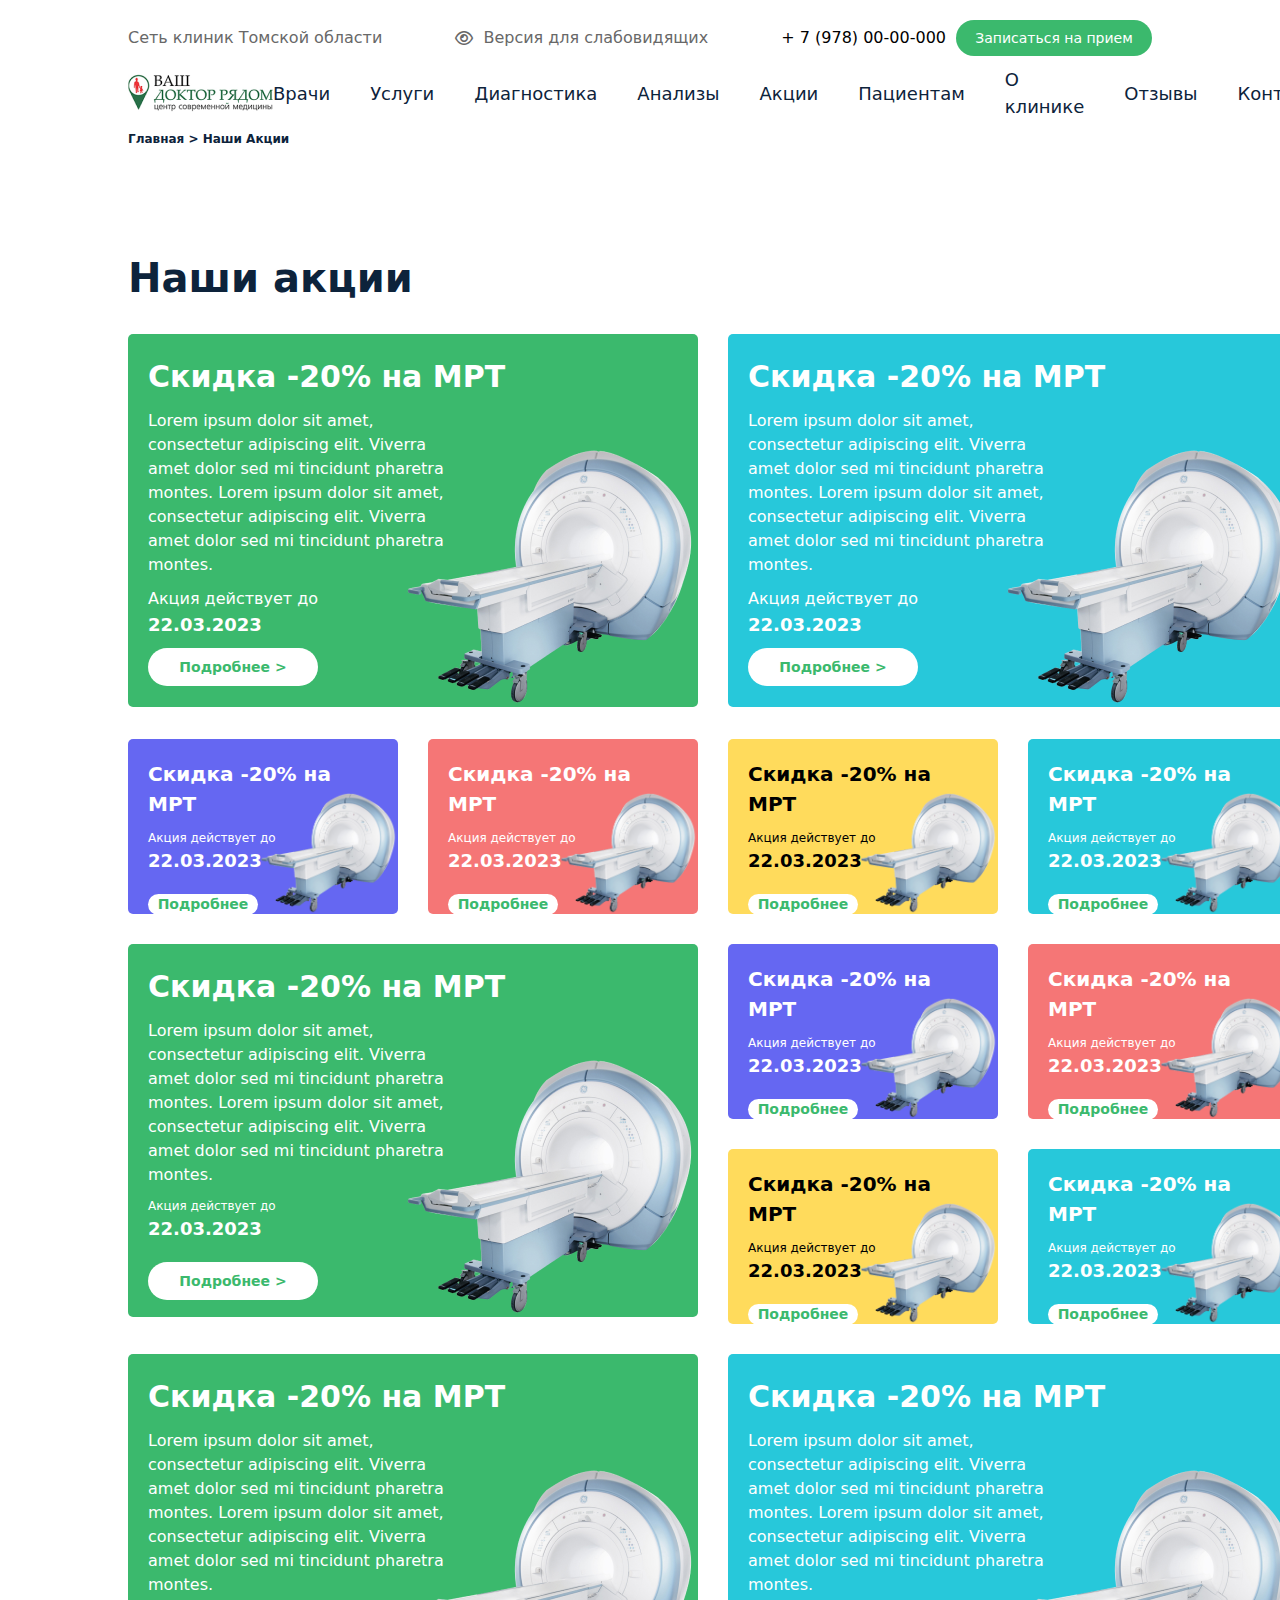
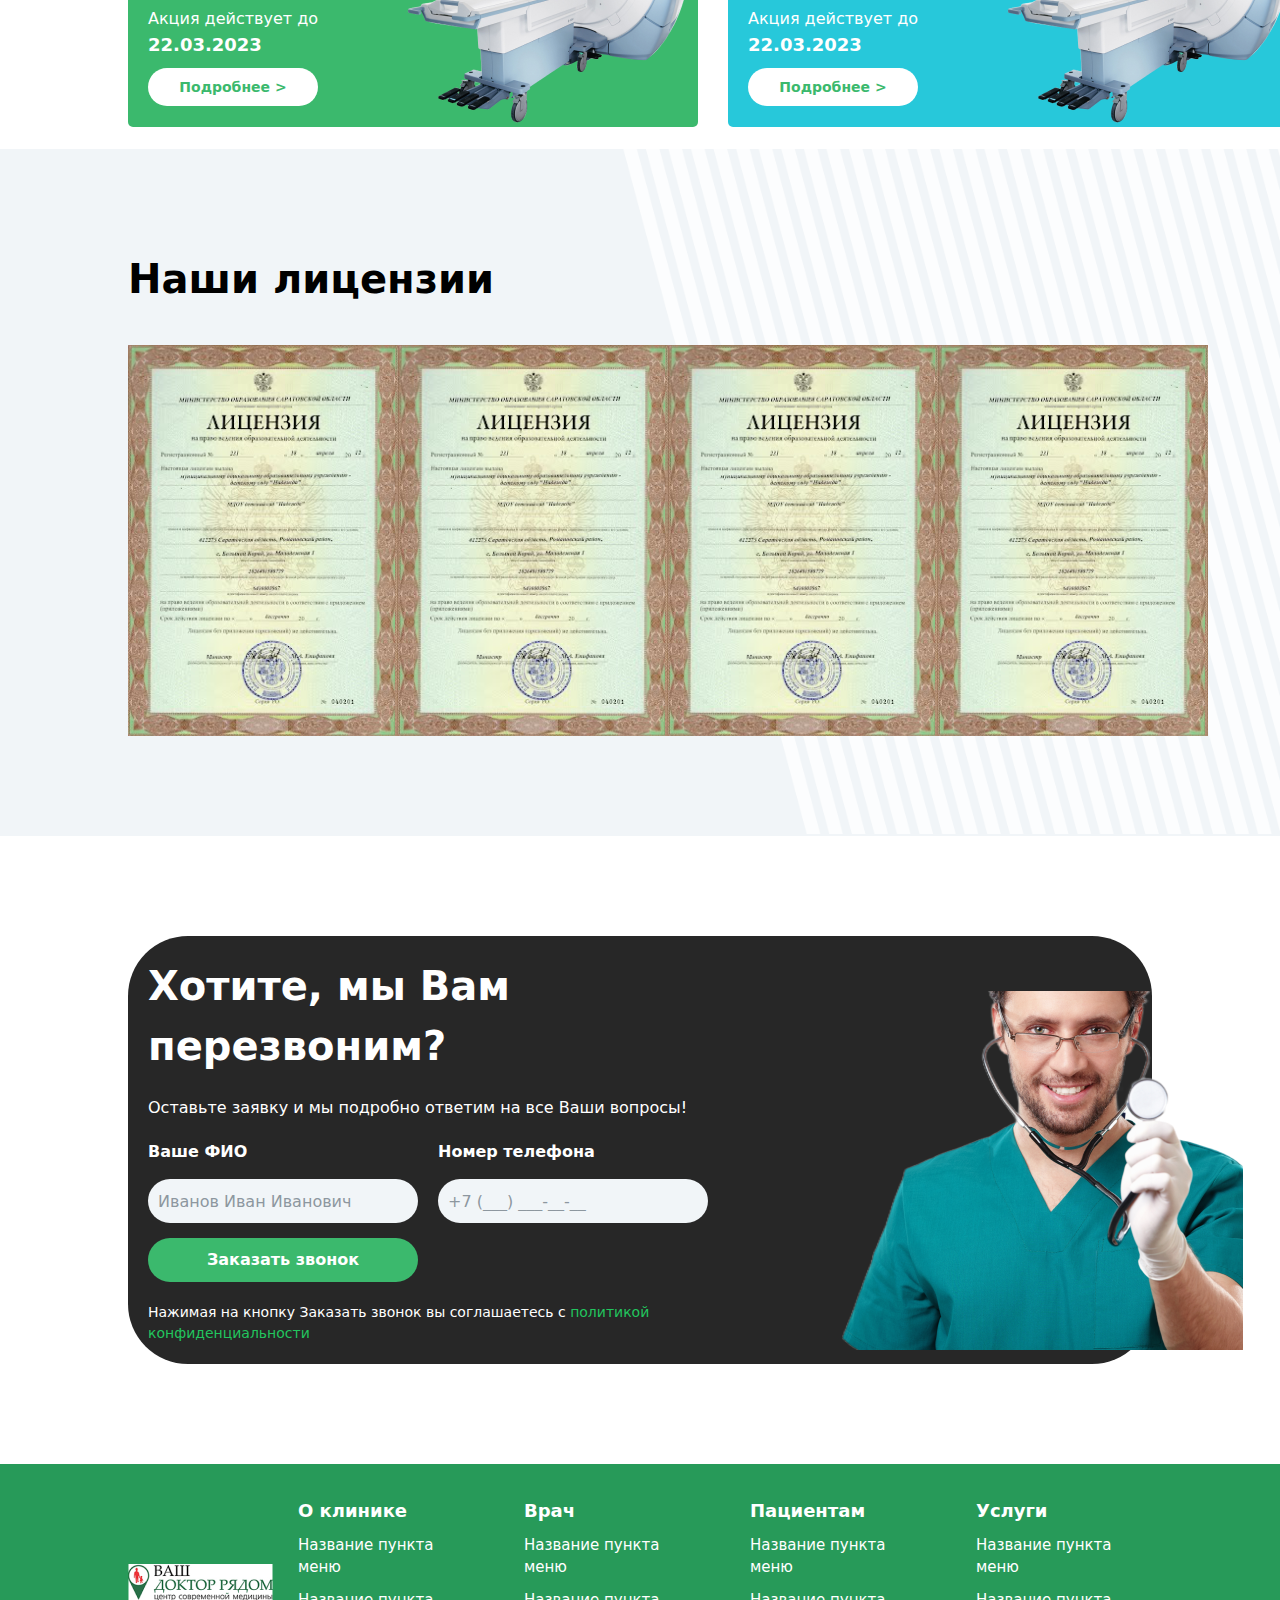
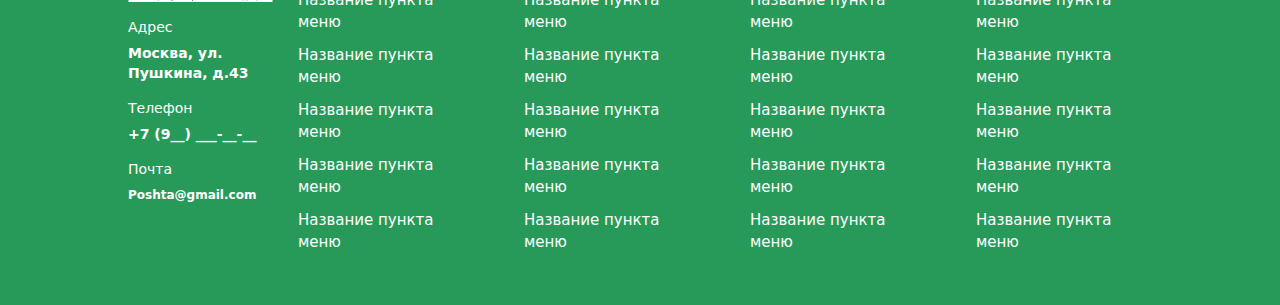
<file: src/index3.html>
<!DOCTYPE html>
<html lang="en">
<head>
    <meta charset="UTF-8">
    <meta name="viewport" content="width=device-width, initial-scale=1.0">
    <title>Page 3</title>
    <link rel="stylesheet" href="./fontawesome-free-6.6.0-web/css/all.css">
    <link rel="stylesheet" href="output.css">
</head>
<body>

    <header class="py-[20px]">
        <nav class="hidden w-[90%] lg:w-[80%] m-auto lg:flex items-center justify-between">
            <p class="text-[#686868]">Сеть клиник Томской области</p>
            <div class="flex text-[#686868] items-center gap-[10px]">
                <i class="hover:text-black hover:scale-[1.1] cursor-pointer fa-regular fa-eye"></i>
                <p>Версия для слабовидящих</p>
            </div>
            <div class="flex items-center gap-[10px]">
                <h4 class="font-[500]">+ 7 (978) 00-00-000</h4>
                <button class="w-[196px] hover:bg-black hover:border-[3px] hover:border-[lightgray transition-all duration-[0.2s] ease-in-out h-[36px] bg-[#3BB96D] text-white text-[14px] font-[400] rounded-[30px]">Записаться на прием</button>
            </div>
        </nav>

        <nav class="w-[90%] py-[10px] lg:w-[80%] m-auto flex items-center justify-between">
            <img src="./Photo/image 1.png" alt="">
            <ul class="hidden lg:flex items-center gap-[40px]">
                <li class="hover:text-[lightgray] hover:scale-[1.06] transition-all  duration-[0.2s] ease-in-out text-[#0D233B] cursor-pointer text-[18px] font-[400]"><a href="./index2.html#vrachi">Врачи</a></li>
                <li class="hover:text-[lightgray] hover:scale-[1.06] transition-all  duration-[0.2s] ease-in-out text-[#0D233B] cursor-pointer text-[18px] font-[400]"><a href="">Услуги</a></li>
                <li class="hover:text-[lightgray] hover:scale-[1.06] transition-all  duration-[0.2s] ease-in-out text-[#0D233B] cursor-pointer text-[18px] font-[400]"><a href="">Диагностика</a></li>
                <li class="hover:text-[lightgray] hover:scale-[1.06] transition-all  duration-[0.2s] ease-in-out text-[#0D233B] cursor-pointer text-[18px] font-[400]"><a href="./index.html#analizi">Анализы</a></li>
                <li class="hover:text-[lightgray] hover:scale-[1.06] transition-all  duration-[0.2s] ease-in-out text-[#0D233B] cursor-pointer text-[18px] font-[400]"><a href="#akcii">Акции</a></li>
                <li class="hover:text-[lightgray] hover:scale-[1.06] transition-all  duration-[0.2s] ease-in-out text-[#0D233B] cursor-pointer text-[18px] font-[400]"><a href="./index2.html">Пациентам</a></li>
                <li class="hover:text-[lightgray] hover:scale-[1.06] transition-all  duration-[0.2s] ease-in-out text-[#0D233B] cursor-pointer text-[18px] font-[400]"><a href="">О клинике</a></li>
                <li class="hover:text-[lightgray] hover:scale-[1.06] transition-all  duration-[0.2s] ease-in-out text-[#0D233B] cursor-pointer text-[18px] font-[400]"><a href="">Отзывы</a></li>
                <li class="hover:text-[lightgray] hover:scale-[1.06] transition-all  duration-[0.2s] ease-in-out text-[#0D233B] cursor-pointer text-[18px] font-[400]"><a href="">Контакты</a></li>
            </ul>
            <div class="lg:hidden">
               <i class="cursor-pointer hover:scale-[1.08] text-[20px] fa-solid fa-bars"></i>
            </div>
        </nav>
        
        <div class="w-[90%] lg:w-[80%] m-auto flex items-center gap-[10x]">
            <p class="cursor-pointer text-[#0D233B] text-[12px] font-[600]">Главная <span>> Наши Акции</span></p>
        </div>

        <section id="akcii" class="w-[95%] mt-[100px] lg:justify-between lg:w-[80%] text-white gap-[30px] m-auto grid grid-rows-[56px_580px_580px_196px_196px_196px_196px_580px_196px_196px_196px_196px] lg:grid-rows-[56px_375px_175px_175px_175px_375px] grid-cols-1 lg:grid-cols-[270px_270px_270px_270px]">
            <h1 class="text-[#0D233B] text-[40px] lg:col-[1/-1] font-[700]">Наши акции</h1>

            <article class="hover:scale-[1.05] lg:col-[1/3] hover:bg-white hover:text-black transition-all duration-[0.3s] ease-in-out relative z-[1] h-[580px] lg:h-[373px] lg:pt-[20px] lg:px-[20px] lg:gap-[10px] rounded-[5px] px-[10px] pt-[40px] bg-[#3BB96D] flex flex-col gap-[30px]">
                <h4 class="text-[30px] font-[700]">Скидка -20% на МРТ</h4>
                <p class="text-[16px] max-w-[320px] font-[400]">Lorem ipsum dolor sit amet, consectetur adipiscing elit. Viverra amet dolor sed mi tincidunt pharetra montes. Lorem ipsum dolor sit amet, consectetur adipiscing elit. Viverra amet dolor sed mi tincidunt pharetra montes.</p>
                <p class="flex flex-col text-[16px] font-[400]">Акция действует до <span class="text-[18px] font-[700]">22.03.2023</span></p>
                <button class="hover:bg-black hover:border-[1px] hover:border-white transition-all duration-[0.3s] ease-in-out bg-white w-[170px] h-[38px] rounded-[30px] text-[#3BB96D] text-[14px] font-[700] flex items-center justify-center gap-[20px]">Подробнее ></button>
                <img src="./Photo/image 4.png" alt="" class="absolute z-[-1] right-0 bottom-0">
            </article>

            <article class="hover:scale-[1.05] lg:col-[-1/-3] hover:bg-white hover:text-black transition-all duration-[0.3s] ease-in-out relative z-[1] h-[580px] lg:h-[373px] lg:pt-[20px] lg:px-[20px] lg:gap-[10px] rounded-[5px] px-[10px] pt-[40px] bg-[#27C8DA] flex flex-col gap-[30px]">
                <h4 class="text-[30px] font-[700]">Скидка -20% на МРТ</h4>
                <p class="text-[16px] max-w-[320px] font-[400]">Lorem ipsum dolor sit amet, consectetur adipiscing elit. Viverra amet dolor sed mi tincidunt pharetra montes. Lorem ipsum dolor sit amet, consectetur adipiscing elit. Viverra amet dolor sed mi tincidunt pharetra montes.</p>
                <p class="flex flex-col text-[16px] font-[400]">Акция действует до <span class="text-[18px] font-[700]">22.03.2023</span></p>
                <button class="hover:bg-black hover:border-[1px] hover:border-white transition-all duration-[0.3s] ease-in-out bg-white w-[170px] h-[38px] rounded-[30px] text-[#3BB96D] text-[14px] font-[700] flex items-center justify-center gap-[20px]">Подробнее ></button>
                <img src="./Photo/image 4.png" alt="" class="absolute z-[-1] right-0 bottom-0">
            </article>

            <article class="hover:scale-[1.05] hover:bg-white hover:text-black transition-all duration-[0.3s] ease-in-out relative z-[1] h-[196px] lg:h-[175px] lg:pt-[20px] lg:px-[20px] lg:gap-[10px] rounded-[5px] p-[20px] bg-[#6567F2] flex flex-col gap-[10px]">
                <h4 class="text-[20px] font-[700]">Скидка -20% на МРТ</h4>
                <p class="flex flex-col text-[18px] lg:text-[12px] font-[400]">Акция действует до <span class="text-[18px] font-[700]">22.03.2023</span></p>
                <button class="hover:bg-black mt-[20px] lg:mt-[10px] hover:border-[1px] hover:border-white transition-all duration-[0.3s] ease-in-out bg-white w-[110px] h-[30px] rounded-[30px] text-[#3BB96D] text-[14px] font-[700] flex items-center justify-center gap-[20px]">Подробнее</button>
                <img src="./Photo/image 4.png" alt="" class="absolute w-[178px] lg:w-[139px] z-[-1] right-0 bottom-0">
            </article>

            <article class="hover:scale-[1.05] hover:bg-white hover:text-black transition-all duration-[0.3s] ease-in-out relative z-[1] h-[196px] lg:h-[175px] lg:pt-[20px] lg:px-[20px] lg:gap-[10px] rounded-[5px] p-[20px] bg-[#F57676] flex flex-col gap-[10px]">
                <h4 class="text-[20px] font-[700]">Скидка -20% на МРТ</h4>
                <p class="flex flex-col text-[18px] lg:text-[12px] font-[400]">Акция действует до <span class="text-[18px] font-[700]">22.03.2023</span></p>
                <button class="hover:bg-black lg:mt-[10px] mt-[20px] hover:border-[1px] hover:border-white transition-all duration-[0.3s] ease-in-out bg-white w-[110px] h-[30px] rounded-[30px] text-[#3BB96D] text-[14px] font-[700] flex items-center justify-center gap-[20px]">Подробнее</button>
                <img src="./Photo/image 4.png" alt="" class="absolute w-[178px] lg:w-[139px] z-[-1] right-0 bottom-0">
            </article>

            <article class="hover:scale-[1.05] hover:bg-white transition-all duration-[0.3s] ease-in-out relative z-[1] h-[196px] text-black lg:h-[175px] lg:pt-[20px] lg:px-[20px] lg:gap-[10px] rounded-[5px] p-[20px] bg-[#FFDB5C] flex flex-col gap-[10px]">
                <h4 class="text-[20px] font-[700]">Скидка -20% на МРТ</h4>
                <p class="flex flex-col text-[18px] lg:text-[12px] font-[400]">Акция действует до <span class="text-[18px] font-[700]">22.03.2023</span></p>
                <button class="hover:bg-black lg:mt-[10px] mt-[20px] hover:border-[1px] hover:border-white transition-all duration-[0.3s] ease-in-out bg-white w-[110px] h-[30px] rounded-[30px] text-[#3BB96D] text-[14px] font-[700] flex items-center justify-center gap-[20px]">Подробнее</button>
                <img src="./Photo/image 4.png" alt="" class="absolute w-[178px] lg:w-[139px] z-[-1] right-0 bottom-0">
            </article>

            <article class="hover:scale-[1.05] hover:bg-white hover:text-black transition-all duration-[0.3s] ease-in-out relative z-[1] h-[196px] lg:h-[175px] lg:pt-[20px] lg:px-[20px] lg:gap-[10px] rounded-[5px] p-[20px] bg-[#27C8DA] flex flex-col gap-[10px]">
                <h4 class="text-[20px] font-[700]">Скидка -20% на МРТ</h4>
                <p class="flex flex-col text-[18px] lg:text-[12px] font-[400]">Акция действует до <span class="text-[18px] font-[700]">22.03.2023</span></p>
                <button class="hover:bg-black lg:mt-[10px] mt-[20px] hover:border-[1px] hover:border-white transition-all duration-[0.3s] ease-in-out bg-white w-[110px] h-[30px] rounded-[30px] text-[#3BB96D] text-[14px] font-[700] flex items-center justify-center gap-[20px]">Подробнее</button>
                <img src="./Photo/image 4.png" alt="" class="absolute w-[178px] lg:w-[139px] z-[-1] right-0 bottom-0">
            </article>

            <article class="hover:scale-[1.05] lg:row-[4/6] lg:col-[1/3] hover:bg-white hover:text-black transition-all duration-[0.3s] ease-in-out relative z-[1] h-[580px] lg:h-[373px] lg:pt-[20px] lg:px-[20px] lg:gap-[10px] rounded-[5px] px-[10px] pt-[40px] bg-[#3BB96D] flex flex-col gap-[30px]">
                <h4 class="text-[30px] font-[700]">Скидка -20% на МРТ</h4>
                <p class="text-[16px] max-w-[320px] font-[400]">Lorem ipsum dolor sit amet, consectetur adipiscing elit. Viverra amet dolor sed mi tincidunt pharetra montes. Lorem ipsum dolor sit amet, consectetur adipiscing elit. Viverra amet dolor sed mi tincidunt pharetra montes.</p>
                <p class="flex flex-col text-[16px] lg:text-[12px] font-[400]">Акция действует до <span class="text-[18px] font-[700]">22.03.2023</span></p>
                <button class="hover:bg-black lg:mt-[10px] hover:border-[1px] hover:border-white transition-all duration-[0.3s] ease-in-out bg-white w-[170px] h-[38px] rounded-[30px] text-[#3BB96D] text-[14px] font-[700] flex items-center justify-center gap-[20px]">Подробнее ></button>
                <img src="./Photo/image 4.png" alt="" class="absolute z-[-1] right-0 bottom-0">
            </article>

            <article class="hover:scale-[1.05] hover:bg-white hover:text-black transition-all duration-[0.3s] ease-in-out relative z-[1] h-[196px] lg:h-[175px] lg:pt-[20px] lg:px-[20px] lg:gap-[10px] rounded-[5px] p-[20px] bg-[#6567F2] flex flex-col gap-[10px]">
                <h4 class="text-[20px] font-[700]">Скидка -20% на МРТ</h4>
                <p class="flex flex-col text-[18px] lg:text-[12px] font-[400]">Акция действует до <span class="text-[18px] font-[700]">22.03.2023</span></p>
                <button class="hover:bg-black lg:mt-[10px] mt-[20px] hover:border-[1px] hover:border-white transition-all duration-[0.3s] ease-in-out bg-white w-[110px] h-[30px] rounded-[30px] text-[#3BB96D] text-[14px] font-[700] flex items-center justify-center gap-[20px]">Подробнее</button>
                <img src="./Photo/image 4.png" alt="" class="absolute w-[178px] lg:w-[139px] z-[-1] right-0 bottom-0">
            </article>

            <article class="hover:scale-[1.05] hover:bg-white hover:text-black transition-all duration-[0.3s] ease-in-out relative z-[1] h-[196px] lg:h-[175px] lg:pt-[20px] lg:px-[20px] lg:gap-[10px] rounded-[5px] p-[20px] bg-[#F57676] flex flex-col gap-[10px]">
                <h4 class="text-[20px] font-[700]">Скидка -20% на МРТ</h4>
                <p class="flex flex-col text-[18px] lg:text-[12px] font-[400]">Акция действует до <span class="text-[18px] font-[700]">22.03.2023</span></p>
                <button class="hover:bg-black lg:mt-[10px] mt-[20px] hover:border-[1px] hover:border-white transition-all duration-[0.3s] ease-in-out bg-white w-[110px] h-[30px] rounded-[30px] text-[#3BB96D] text-[14px] font-[700] flex items-center justify-center gap-[20px]">Подробнее</button>
                <img src="./Photo/image 4.png" alt="" class="absolute w-[178px] lg:w-[139px] z-[-1] right-0 bottom-0">
            </article>

            <article class="hover:scale-[1.05] hover:bg-white hover:text-black transition-all duration-[0.3s] text-black ease-in-out relative z-[1] h-[196px] lg:h-[175px] lg:pt-[20px] lg:px-[20px] lg:gap-[10px] rounded-[5px] p-[20px] bg-[#FFDB5C] flex flex-col gap-[10px]">
                <h4 class="text-[20px] font-[700]">Скидка -20% на МРТ</h4>
                <p class="flex flex-col text-[18px] lg:text-[12px] font-[400]">Акция действует до <span class="text-[18px] font-[700]">22.03.2023</span></p>
                <button class="hover:bg-black lg:mt-[10px] mt-[20px] hover:border-[1px] hover:border-white transition-all duration-[0.3s] ease-in-out bg-white w-[110px] h-[30px] rounded-[30px] text-[#3BB96D] text-[14px] font-[700] flex items-center justify-center gap-[20px]">Подробнее</button>
                <img src="./Photo/image 4.png" alt="" class="absolute w-[178px] lg:w-[139px] z-[-1] right-0 bottom-0">
            </article>

            <article class="hover:scale-[1.05] hover:bg-white hover:text-black transition-all duration-[0.3s] ease-in-out relative z-[1] h-[196px] lg:h-[175px] lg:pt-[20px] lg:px-[20px] lg:gap-[10px] rounded-[5px] p-[20px] bg-[#27C8DA] flex flex-col gap-[10px]">
                <h4 class="text-[20px] font-[700]">Скидка -20% на МРТ</h4>
                <p class="flex flex-col text-[18px] lg:text-[12px] font-[400]">Акция действует до <span class="text-[18px] font-[700]">22.03.2023</span></p>
                <button class="hover:bg-black lg:mt-[10px] mt-[20px] hover:border-[1px] hover:border-white transition-all duration-[0.3s] ease-in-out bg-white w-[110px] h-[30px] rounded-[30px] text-[#3BB96D] text-[14px] font-[700] flex items-center justify-center gap-[20px]">Подробнее</button>
                <img src="./Photo/image 4.png" alt="" class="absolute w-[178px] lg:w-[139px] z-[-1] right-0 bottom-0">
            </article>

            <article class="hidden hover:scale-[1.05] lg:col-[1/3] hover:bg-white hover:text-black transition-all duration-[0.3s] ease-in-out relative z-[1] h-[580px] lg:h-[373px] lg:pt-[20px] lg:px-[20px] lg:gap-[10px] rounded-[5px] px-[10px] pt-[40px] bg-[#3BB96D] lg:flex flex-col gap-[30px]">
                <h4 class="text-[30px] font-[700]">Скидка -20% на МРТ</h4>
                <p class="text-[16px] max-w-[320px] font-[400]">Lorem ipsum dolor sit amet, consectetur adipiscing elit. Viverra amet dolor sed mi tincidunt pharetra montes. Lorem ipsum dolor sit amet, consectetur adipiscing elit. Viverra amet dolor sed mi tincidunt pharetra montes.</p>
                <p class="flex flex-col text-[16px] font-[400]">Акция действует до <span class="text-[18px] font-[700]">22.03.2023</span></p>
                <button class="hover:bg-black hover:border-[1px] hover:border-white transition-all duration-[0.3s] ease-in-out bg-white w-[170px] h-[38px] rounded-[30px] text-[#3BB96D] text-[14px] font-[700] flex items-center justify-center gap-[20px]">Подробнее ></button>
                <img src="./Photo/image 4.png" alt="" class="absolute z-[-1] right-0 bottom-0">
            </article>

            <article class="hidden hover:scale-[1.05] lg:col-[-1/-3] hover:bg-white hover:text-black transition-all duration-[0.3s] ease-in-out relative z-[1] h-[580px] lg:h-[373px] lg:pt-[20px] lg:px-[20px] lg:gap-[10px] rounded-[5px] px-[10px] pt-[40px] bg-[#27C8DA] lg:flex flex-col gap-[30px]">
                <h4 class="text-[30px] font-[700]">Скидка -20% на МРТ</h4>
                <p class="text-[16px] max-w-[320px] font-[400]">Lorem ipsum dolor sit amet, consectetur adipiscing elit. Viverra amet dolor sed mi tincidunt pharetra montes. Lorem ipsum dolor sit amet, consectetur adipiscing elit. Viverra amet dolor sed mi tincidunt pharetra montes.</p>
                <p class="flex flex-col text-[16px] font-[400]">Акция действует до <span class="text-[18px] font-[700]">22.03.2023</span></p>
                <button class="hover:bg-black hover:border-[1px] hover:border-white transition-all duration-[0.3s] ease-in-out bg-white w-[170px] h-[38px] rounded-[30px] text-[#3BB96D] text-[14px] font-[700] flex items-center justify-center gap-[20px]">Подробнее ></button>
                <img src="./Photo/image 4.png" alt="" class="absolute z-[-1] right-0 bottom-0">
            </article>

        </section>        
    </header>

    <main>
        <section class="bg-[#F1F5F8] flex py-[50px] lg:py-[100px] relative z-[1]">
            <div class="w-[90%] m-auto gap-[20px] lg:w-[80%] grid grid-cols-[164px_164px] grid-rows-[56px_257px_257px] lg:grid-rows-[56px_391px] lg:gap-[40px_0] lg:justify-between lg:grid-cols-[270px_270px_270px_270px]">
                <h1 class="text-[40px] font-[700] col-[1/-1]">Наши лицензии</h1>
                <img class="hover:translate-y-[-10px] transition-all duration-[0.3s] ease-in-out" src="./Photo/image 7.png" alt="">
                <img class="hover:translate-y-[-10px] transition-all duration-[0.3s] ease-in-out" src="./Photo/image 7.png" alt="">
                <img class="hover:translate-y-[-10px] transition-all duration-[0.3s] ease-in-out" src="./Photo/image 7.png" alt="">
                <img class="hover:translate-y-[-10px] transition-all duration-[0.3s] ease-in-out" src="./Photo/image 7.png" alt="">
            </div>
            <img src="./Photo/Frame 2368.png" alt="" class="absolute h-[685px] right-0 z-[-1] top-0">
        </section>

        <section class="py-[100px]">
            <div class="bg-[#272727] lg:p-[20px] py-[50px] px-[20px] flex items-center text-white rounded-[60px] w-[95%] m-auto lg:w-[80%]">
                <div class="flex flex-col gap-[20px]">
                    <h1 class="text-[40px] font-[700]">Хотите, мы Вам <br class="lg:hidden"> перезвоним?</h1>
                    <p class="text-[16px] font-[400]">Оставьте заявку и мы подробно <br class="lg:hidden"> ответим на все Ваши вопросы!</p>
                    <form action="" class="flex lg:flex-row flex-col-reverse items-start gap-[20px]">
                        <div class="flex flex-col gap-[15px]">
                            <p class="text-[16px] font-[600]">Ваше ФИО</p>
                            <input type="text" placeholder="Иванов Иван Иванович" class="bg-[#F1F5F8] text-black outline-none placeholder-[#8D979F] pl-[10px] w-[270px] h-[44px] rounded-[30px]">
                            <input type="submit" class="cursor-pointer hover:bg-black hover:translate-y-[5px] transition-all duration-[0.2s] ease-in-out bg-[#3BB96D] w-[270px] h-[44px] rounded-[30px] text-white text-[16px] font-[700]" value="Заказать звонок">
                        </div>
                        <div class="flex flex-col gap-[15px]">
                            <p class="text-[16px] font-[600]">Номер телефона</p>
                            <input type="tel" placeholder="+7 (___) ___-__-__" class="bg-[#F1F5F8] text-black outline-none placeholder-[#8D979F] pl-[10px] w-[270px] h-[44px] rounded-[30px]">
                        </div>
                    </form>
                    <p class="text-[14px] font-[500]">Нажимая на кнопку Заказать звонок вы <br class="lg:hidden"> соглашаетесь с <a href="" class="text-green-500 hover:underline">политикой конфиденциальности</a></p>
                </div>
                <img src="./Photo/doctor-with-stethoscope-2021-09-03-02-58-01-utc 1.png" alt="" class="hidden lg:inline relative bottom-[-20px] overflow-clip">
            </div>
        </section>
    </main>

    <footer class="bg-[#279A59]">
        <div class="w-[95%] text-white m-auto lg:gap-[0] lg:justify-between lg:w-[80%] flex lg:flex-row flex-col gap-[20px] py-[100px]">
            <aside class="lg:flex flex-col items-start grid grid-rows-[42px_68px] grid-cols-[127px_127px_127px] gap-[15px_0]  lg:gap-[15px]">
                <img src="./Photo/image 1.png" alt="" class="col-[1/-1]">
                <div class="flex flex-col gap-[5px]">
                    <h4 class="text-[14px] font-[400]">Адрес</h4>
                    <p class="text-[14px] font-[600] leading-[20px]">Москва, ул. Пушкина, д.43</p>
                </div>
                <div class="flex flex-col gap-[5px]">
                    <h4 class="text-[14px] font-[400]">Телефон</h4>
                    <p class="text-[14px] font-[600] leading-[20px]">+7 (9__) ___-__-__</p>
                </div>
                <div class="flex flex-col gap-[5px]">
                    <h4 class="text-[14px] font-[400]">Почта</h4>
                    <p class="text-[12px] font-[600] leading-[20px]">Poshta@gmail.com</p>
                </div>
            </aside>
            <div class="grid grid-cols-[186px_186px] lg:grid-rows-[222px] lg:items-center lg:gap-[50px] lg:grid-cols-[176px_176px_176px_176px] gap-[80px_9px] grid-rows-[222px_222px]">
                <ul class="flex flex-col items-start lg:gap-[10px] gap-[15px]">
                    <h1 class="text-[18px] font-[700]">О клинике</h1>
                    <li class="text-[15px] font-[400] cursor-pointer hover:text-[lightgray]"><a href="">Название пункта меню</a></li>
                    <li class="text-[15px] font-[400] cursor-pointer hover:text-[lightgray]"><a href="">Название пункта меню</a></li>
                    <li class="text-[15px] font-[400] cursor-pointer hover:text-[lightgray]"><a href="">Название пункта меню</a></li>
                    <li class="text-[15px] font-[400] cursor-pointer hover:text-[lightgray]"><a href="">Название пункта меню</a></li>
                    <li class="text-[15px] font-[400] cursor-pointer hover:text-[lightgray]"><a href="">Название пункта меню</a></li>
                    <li class="text-[15px] font-[400] cursor-pointer hover:text-[lightgray]"><a href="">Название пункта меню</a></li>
                </ul>
                <ul class="flex flex-col items-start lg:gap-[10px] gap-[15px]">
                    <h1 class="text-[18px] font-[700]">Врач</h1>
                    <li class="text-[15px] font-[400] cursor-pointer hover:text-[lightgray]"><a href="">Название пункта меню</a></li>
                    <li class="text-[15px] font-[400] cursor-pointer hover:text-[lightgray]"><a href="">Название пункта меню</a></li>
                    <li class="text-[15px] font-[400] cursor-pointer hover:text-[lightgray]"><a href="">Название пункта меню</a></li>
                    <li class="text-[15px] font-[400] cursor-pointer hover:text-[lightgray]"><a href="">Название пункта меню</a></li>
                    <li class="text-[15px] font-[400] cursor-pointer hover:text-[lightgray]"><a href="">Название пункта меню</a></li>
                    <li class="text-[15px] font-[400] cursor-pointer hover:text-[lightgray]"><a href="">Название пункта меню</a></li>
                </ul>
                <ul class="flex flex-col items-start lg:gap-[10px] gap-[15px]">
                    <h1 class="text-[18px] font-[700]">Пациентам</h1>
                    <li class="text-[15px] font-[400] cursor-pointer hover:text-[lightgray]"><a href="">Название пункта меню</a></li>
                    <li class="text-[15px] font-[400] cursor-pointer hover:text-[lightgray]"><a href="">Название пункта меню</a></li>
                    <li class="text-[15px] font-[400] cursor-pointer hover:text-[lightgray]"><a href="">Название пункта меню</a></li>
                    <li class="text-[15px] font-[400] cursor-pointer hover:text-[lightgray]"><a href="">Название пункта меню</a></li>
                    <li class="text-[15px] font-[400] cursor-pointer hover:text-[lightgray]"><a href="">Название пункта меню</a></li>
                    <li class="text-[15px] font-[400] cursor-pointer hover:text-[lightgray]"><a href="">Название пункта меню</a></li>
                </ul>
                <ul class="flex flex-col items-start lg:gap-[10px] gap-[15px]">
                    <h1 class="text-[18px] font-[700]">Услуги</h1>
                    <li class="text-[15px] font-[400] cursor-pointer hover:text-[lightgray]"><a href="">Название пункта меню</a></li>
                    <li class="text-[15px] font-[400] cursor-pointer hover:text-[lightgray]"><a href="">Название пункта меню</a></li>
                    <li class="text-[15px] font-[400] cursor-pointer hover:text-[lightgray]"><a href="">Название пункта меню</a></li>
                    <li class="text-[15px] font-[400] cursor-pointer hover:text-[lightgray]"><a href="">Название пункта меню</a></li>
                    <li class="text-[15px] font-[400] cursor-pointer hover:text-[lightgray]"><a href="">Название пункта меню</a></li>
                    <li class="text-[15px] font-[400] cursor-pointer hover:text-[lightgray]"><a href="">Название пункта меню</a></li>
                </ul>
            </div>
        </div>
    </footer>
    
</body>
</html>
</file>
<file: src/output.css>
*, ::before, ::after {
  --tw-border-spacing-x: 0;
  --tw-border-spacing-y: 0;
  --tw-translate-x: 0;
  --tw-translate-y: 0;
  --tw-rotate: 0;
  --tw-skew-x: 0;
  --tw-skew-y: 0;
  --tw-scale-x: 1;
  --tw-scale-y: 1;
  --tw-pan-x:  ;
  --tw-pan-y:  ;
  --tw-pinch-zoom:  ;
  --tw-scroll-snap-strictness: proximity;
  --tw-gradient-from-position:  ;
  --tw-gradient-via-position:  ;
  --tw-gradient-to-position:  ;
  --tw-ordinal:  ;
  --tw-slashed-zero:  ;
  --tw-numeric-figure:  ;
  --tw-numeric-spacing:  ;
  --tw-numeric-fraction:  ;
  --tw-ring-inset:  ;
  --tw-ring-offset-width: 0px;
  --tw-ring-offset-color: #fff;
  --tw-ring-color: rgb(59 130 246 / 0.5);
  --tw-ring-offset-shadow: 0 0 #0000;
  --tw-ring-shadow: 0 0 #0000;
  --tw-shadow: 0 0 #0000;
  --tw-shadow-colored: 0 0 #0000;
  --tw-blur:  ;
  --tw-brightness:  ;
  --tw-contrast:  ;
  --tw-grayscale:  ;
  --tw-hue-rotate:  ;
  --tw-invert:  ;
  --tw-saturate:  ;
  --tw-sepia:  ;
  --tw-drop-shadow:  ;
  --tw-backdrop-blur:  ;
  --tw-backdrop-brightness:  ;
  --tw-backdrop-contrast:  ;
  --tw-backdrop-grayscale:  ;
  --tw-backdrop-hue-rotate:  ;
  --tw-backdrop-invert:  ;
  --tw-backdrop-opacity:  ;
  --tw-backdrop-saturate:  ;
  --tw-backdrop-sepia:  ;
  --tw-contain-size:  ;
  --tw-contain-layout:  ;
  --tw-contain-paint:  ;
  --tw-contain-style:  ;
}

::backdrop {
  --tw-border-spacing-x: 0;
  --tw-border-spacing-y: 0;
  --tw-translate-x: 0;
  --tw-translate-y: 0;
  --tw-rotate: 0;
  --tw-skew-x: 0;
  --tw-skew-y: 0;
  --tw-scale-x: 1;
  --tw-scale-y: 1;
  --tw-pan-x:  ;
  --tw-pan-y:  ;
  --tw-pinch-zoom:  ;
  --tw-scroll-snap-strictness: proximity;
  --tw-gradient-from-position:  ;
  --tw-gradient-via-position:  ;
  --tw-gradient-to-position:  ;
  --tw-ordinal:  ;
  --tw-slashed-zero:  ;
  --tw-numeric-figure:  ;
  --tw-numeric-spacing:  ;
  --tw-numeric-fraction:  ;
  --tw-ring-inset:  ;
  --tw-ring-offset-width: 0px;
  --tw-ring-offset-color: #fff;
  --tw-ring-color: rgb(59 130 246 / 0.5);
  --tw-ring-offset-shadow: 0 0 #0000;
  --tw-ring-shadow: 0 0 #0000;
  --tw-shadow: 0 0 #0000;
  --tw-shadow-colored: 0 0 #0000;
  --tw-blur:  ;
  --tw-brightness:  ;
  --tw-contrast:  ;
  --tw-grayscale:  ;
  --tw-hue-rotate:  ;
  --tw-invert:  ;
  --tw-saturate:  ;
  --tw-sepia:  ;
  --tw-drop-shadow:  ;
  --tw-backdrop-blur:  ;
  --tw-backdrop-brightness:  ;
  --tw-backdrop-contrast:  ;
  --tw-backdrop-grayscale:  ;
  --tw-backdrop-hue-rotate:  ;
  --tw-backdrop-invert:  ;
  --tw-backdrop-opacity:  ;
  --tw-backdrop-saturate:  ;
  --tw-backdrop-sepia:  ;
  --tw-contain-size:  ;
  --tw-contain-layout:  ;
  --tw-contain-paint:  ;
  --tw-contain-style:  ;
}

/*
! tailwindcss v3.4.17 | MIT License | https://tailwindcss.com
*/

/*
1. Prevent padding and border from affecting element width. (https://github.com/mozdevs/cssremedy/issues/4)
2. Allow adding a border to an element by just adding a border-width. (https://github.com/tailwindcss/tailwindcss/pull/116)
*/

*,
::before,
::after {
  box-sizing: border-box;
  /* 1 */
  border-width: 0;
  /* 2 */
  border-style: solid;
  /* 2 */
  border-color: #e5e7eb;
  /* 2 */
}

::before,
::after {
  --tw-content: '';
}

/*
1. Use a consistent sensible line-height in all browsers.
2. Prevent adjustments of font size after orientation changes in iOS.
3. Use a more readable tab size.
4. Use the user's configured `sans` font-family by default.
5. Use the user's configured `sans` font-feature-settings by default.
6. Use the user's configured `sans` font-variation-settings by default.
7. Disable tap highlights on iOS
*/

html,
:host {
  line-height: 1.5;
  /* 1 */
  -webkit-text-size-adjust: 100%;
  /* 2 */
  -moz-tab-size: 4;
  /* 3 */
  -o-tab-size: 4;
     tab-size: 4;
  /* 3 */
  font-family: ui-sans-serif, system-ui, sans-serif, "Apple Color Emoji", "Segoe UI Emoji", "Segoe UI Symbol", "Noto Color Emoji";
  /* 4 */
  font-feature-settings: normal;
  /* 5 */
  font-variation-settings: normal;
  /* 6 */
  -webkit-tap-highlight-color: transparent;
  /* 7 */
}

/*
1. Remove the margin in all browsers.
2. Inherit line-height from `html` so users can set them as a class directly on the `html` element.
*/

body {
  margin: 0;
  /* 1 */
  line-height: inherit;
  /* 2 */
}

/*
1. Add the correct height in Firefox.
2. Correct the inheritance of border color in Firefox. (https://bugzilla.mozilla.org/show_bug.cgi?id=190655)
3. Ensure horizontal rules are visible by default.
*/

hr {
  height: 0;
  /* 1 */
  color: inherit;
  /* 2 */
  border-top-width: 1px;
  /* 3 */
}

/*
Add the correct text decoration in Chrome, Edge, and Safari.
*/

abbr:where([title]) {
  -webkit-text-decoration: underline dotted;
          text-decoration: underline dotted;
}

/*
Remove the default font size and weight for headings.
*/

h1,
h2,
h3,
h4,
h5,
h6 {
  font-size: inherit;
  font-weight: inherit;
}

/*
Reset links to optimize for opt-in styling instead of opt-out.
*/

a {
  color: inherit;
  text-decoration: inherit;
}

/*
Add the correct font weight in Edge and Safari.
*/

b,
strong {
  font-weight: bolder;
}

/*
1. Use the user's configured `mono` font-family by default.
2. Use the user's configured `mono` font-feature-settings by default.
3. Use the user's configured `mono` font-variation-settings by default.
4. Correct the odd `em` font sizing in all browsers.
*/

code,
kbd,
samp,
pre {
  font-family: ui-monospace, SFMono-Regular, Menlo, Monaco, Consolas, "Liberation Mono", "Courier New", monospace;
  /* 1 */
  font-feature-settings: normal;
  /* 2 */
  font-variation-settings: normal;
  /* 3 */
  font-size: 1em;
  /* 4 */
}

/*
Add the correct font size in all browsers.
*/

small {
  font-size: 80%;
}

/*
Prevent `sub` and `sup` elements from affecting the line height in all browsers.
*/

sub,
sup {
  font-size: 75%;
  line-height: 0;
  position: relative;
  vertical-align: baseline;
}

sub {
  bottom: -0.25em;
}

sup {
  top: -0.5em;
}

/*
1. Remove text indentation from table contents in Chrome and Safari. (https://bugs.chromium.org/p/chromium/issues/detail?id=999088, https://bugs.webkit.org/show_bug.cgi?id=201297)
2. Correct table border color inheritance in all Chrome and Safari. (https://bugs.chromium.org/p/chromium/issues/detail?id=935729, https://bugs.webkit.org/show_bug.cgi?id=195016)
3. Remove gaps between table borders by default.
*/

table {
  text-indent: 0;
  /* 1 */
  border-color: inherit;
  /* 2 */
  border-collapse: collapse;
  /* 3 */
}

/*
1. Change the font styles in all browsers.
2. Remove the margin in Firefox and Safari.
3. Remove default padding in all browsers.
*/

button,
input,
optgroup,
select,
textarea {
  font-family: inherit;
  /* 1 */
  font-feature-settings: inherit;
  /* 1 */
  font-variation-settings: inherit;
  /* 1 */
  font-size: 100%;
  /* 1 */
  font-weight: inherit;
  /* 1 */
  line-height: inherit;
  /* 1 */
  letter-spacing: inherit;
  /* 1 */
  color: inherit;
  /* 1 */
  margin: 0;
  /* 2 */
  padding: 0;
  /* 3 */
}

/*
Remove the inheritance of text transform in Edge and Firefox.
*/

button,
select {
  text-transform: none;
}

/*
1. Correct the inability to style clickable types in iOS and Safari.
2. Remove default button styles.
*/

button,
input:where([type='button']),
input:where([type='reset']),
input:where([type='submit']) {
  -webkit-appearance: button;
  /* 1 */
  background-color: transparent;
  /* 2 */
  background-image: none;
  /* 2 */
}

/*
Use the modern Firefox focus style for all focusable elements.
*/

:-moz-focusring {
  outline: auto;
}

/*
Remove the additional `:invalid` styles in Firefox. (https://github.com/mozilla/gecko-dev/blob/2f9eacd9d3d995c937b4251a5557d95d494c9be1/layout/style/res/forms.css#L728-L737)
*/

:-moz-ui-invalid {
  box-shadow: none;
}

/*
Add the correct vertical alignment in Chrome and Firefox.
*/

progress {
  vertical-align: baseline;
}

/*
Correct the cursor style of increment and decrement buttons in Safari.
*/

::-webkit-inner-spin-button,
::-webkit-outer-spin-button {
  height: auto;
}

/*
1. Correct the odd appearance in Chrome and Safari.
2. Correct the outline style in Safari.
*/

[type='search'] {
  -webkit-appearance: textfield;
  /* 1 */
  outline-offset: -2px;
  /* 2 */
}

/*
Remove the inner padding in Chrome and Safari on macOS.
*/

::-webkit-search-decoration {
  -webkit-appearance: none;
}

/*
1. Correct the inability to style clickable types in iOS and Safari.
2. Change font properties to `inherit` in Safari.
*/

::-webkit-file-upload-button {
  -webkit-appearance: button;
  /* 1 */
  font: inherit;
  /* 2 */
}

/*
Add the correct display in Chrome and Safari.
*/

summary {
  display: list-item;
}

/*
Removes the default spacing and border for appropriate elements.
*/

blockquote,
dl,
dd,
h1,
h2,
h3,
h4,
h5,
h6,
hr,
figure,
p,
pre {
  margin: 0;
}

fieldset {
  margin: 0;
  padding: 0;
}

legend {
  padding: 0;
}

ol,
ul,
menu {
  list-style: none;
  margin: 0;
  padding: 0;
}

/*
Reset default styling for dialogs.
*/

dialog {
  padding: 0;
}

/*
Prevent resizing textareas horizontally by default.
*/

textarea {
  resize: vertical;
}

/*
1. Reset the default placeholder opacity in Firefox. (https://github.com/tailwindlabs/tailwindcss/issues/3300)
2. Set the default placeholder color to the user's configured gray 400 color.
*/

input::-moz-placeholder, textarea::-moz-placeholder {
  opacity: 1;
  /* 1 */
  color: #9ca3af;
  /* 2 */
}

input::placeholder,
textarea::placeholder {
  opacity: 1;
  /* 1 */
  color: #9ca3af;
  /* 2 */
}

/*
Set the default cursor for buttons.
*/

button,
[role="button"] {
  cursor: pointer;
}

/*
Make sure disabled buttons don't get the pointer cursor.
*/

:disabled {
  cursor: default;
}

/*
1. Make replaced elements `display: block` by default. (https://github.com/mozdevs/cssremedy/issues/14)
2. Add `vertical-align: middle` to align replaced elements more sensibly by default. (https://github.com/jensimmons/cssremedy/issues/14#issuecomment-634934210)
   This can trigger a poorly considered lint error in some tools but is included by design.
*/

img,
svg,
video,
canvas,
audio,
iframe,
embed,
object {
  display: block;
  /* 1 */
  vertical-align: middle;
  /* 2 */
}

/*
Constrain images and videos to the parent width and preserve their intrinsic aspect ratio. (https://github.com/mozdevs/cssremedy/issues/14)
*/

img,
video {
  max-width: 100%;
  height: auto;
}

/* Make elements with the HTML hidden attribute stay hidden by default */

[hidden]:where(:not([hidden="until-found"])) {
  display: none;
}

.container {
  width: 100%;
}

@media (min-width: 390px) {
  .container {
    max-width: 390px;
  }
}

@media (min-width: 575px) {
  .container {
    max-width: 575px;
  }
}

@media (min-width: 767px) {
  .container {
    max-width: 767px;
  }
}

@media (min-width: 992px) {
  .container {
    max-width: 992px;
  }
}

@media (min-width: 1280px) {
  .container {
    max-width: 1280px;
  }
}

.sr-only {
  position: absolute;
  width: 1px;
  height: 1px;
  padding: 0;
  margin: -1px;
  overflow: hidden;
  clip: rect(0, 0, 0, 0);
  white-space: nowrap;
  border-width: 0;
}

.absolute {
  position: absolute;
}

.relative {
  position: relative;
}

.bottom-0 {
  bottom: 0px;
}

.bottom-\[-20px\] {
  bottom: -20px;
}

.bottom-\[-50px\] {
  bottom: -50px;
}

.left-\[-10px\] {
  left: -10px;
}

.right-0 {
  right: 0px;
}

.right-\[-500px\] {
  right: -500px;
}

.top-0 {
  top: 0px;
}

.top-\[-80px\] {
  top: -80px;
}

.z-\[-1\] {
  z-index: -1;
}

.z-\[1\] {
  z-index: 1;
}

.order-\[1\] {
  order: 1;
}

.col-\[-1\/-2\] {
  grid-column: -1/-2;
}

.col-\[1\/-1\] {
  grid-column: 1/-1;
}

.m-auto {
  margin: auto;
}

.my-\[100px\] {
  margin-top: 100px;
  margin-bottom: 100px;
}

.my-\[50px\] {
  margin-top: 50px;
  margin-bottom: 50px;
}

.mt-\[100px\] {
  margin-top: 100px;
}

.mt-\[20px\] {
  margin-top: 20px;
}

.mt-\[50px\] {
  margin-top: 50px;
}

.flex {
  display: flex;
}

.table {
  display: table;
}

.grid {
  display: grid;
}

.hidden {
  display: none;
}

.h-1 {
  height: 0.25rem;
}

.h-\[196px\] {
  height: 196px;
}

.h-\[201px\] {
  height: 201px;
}

.h-\[30px\] {
  height: 30px;
}

.h-\[36px\] {
  height: 36px;
}

.h-\[38px\] {
  height: 38px;
}

.h-\[44px\] {
  height: 44px;
}

.h-\[48px\] {
  height: 48px;
}

.h-\[580px\] {
  height: 580px;
}

.h-\[685px\] {
  height: 685px;
}

.w-\[110px\] {
  width: 110px;
}

.w-\[170px\] {
  width: 170px;
}

.w-\[178px\] {
  width: 178px;
}

.w-\[196px\] {
  width: 196px;
}

.w-\[220px\] {
  width: 220px;
}

.w-\[270px\] {
  width: 270px;
}

.w-\[39px\] {
  width: 39px;
}

.w-\[90\%\] {
  width: 90%;
}

.w-\[95\%\] {
  width: 95%;
}

.max-w-\[320px\] {
  max-width: 320px;
}

.shrink {
  flex-shrink: 1;
}

.grow {
  flex-grow: 1;
}

.rotate-180 {
  --tw-rotate: 180deg;
  transform: translate(var(--tw-translate-x), var(--tw-translate-y)) rotate(var(--tw-rotate)) skewX(var(--tw-skew-x)) skewY(var(--tw-skew-y)) scaleX(var(--tw-scale-x)) scaleY(var(--tw-scale-y));
}

.rotate-90 {
  --tw-rotate: 90deg;
  transform: translate(var(--tw-translate-x), var(--tw-translate-y)) rotate(var(--tw-rotate)) skewX(var(--tw-skew-x)) skewY(var(--tw-skew-y)) scaleX(var(--tw-scale-x)) scaleY(var(--tw-scale-y));
}

.transform {
  transform: translate(var(--tw-translate-x), var(--tw-translate-y)) rotate(var(--tw-rotate)) skewX(var(--tw-skew-x)) skewY(var(--tw-skew-y)) scaleX(var(--tw-scale-x)) scaleY(var(--tw-scale-y));
}

.cursor-none {
  cursor: none;
}

.cursor-pointer {
  cursor: pointer;
}

.grid-cols-1 {
  grid-template-columns: repeat(1, minmax(0, 1fr));
}

.grid-cols-\[127px_127px_127px\] {
  grid-template-columns: 127px 127px 127px;
}

.grid-cols-\[164px_164px\] {
  grid-template-columns: 164px 164px;
}

.grid-cols-\[186px_186px\] {
  grid-template-columns: 186px 186px;
}

.grid-cols-\[347px_347px\] {
  grid-template-columns: 347px 347px;
}

.grid-cols-\[39px_326px\] {
  grid-template-columns: 39px 326px;
}

.grid-rows-\[112px_248px_248px_248px\] {
  grid-template-rows: 112px 248px 248px 248px;
}

.grid-rows-\[112px_252px_252px_252px\] {
  grid-template-rows: 112px 252px 252px 252px;
}

.grid-rows-\[222px_222px\] {
  grid-template-rows: 222px 222px;
}

.grid-rows-\[27px_126px\] {
  grid-template-rows: 27px 126px;
}

.grid-rows-\[42px_352px\] {
  grid-template-rows: 42px 352px;
}

.grid-rows-\[42px_68px\] {
  grid-template-rows: 42px 68px;
}

.grid-rows-\[56px_257px_257px\] {
  grid-template-rows: 56px 257px 257px;
}

.grid-rows-\[56px_524px_524px\] {
  grid-template-rows: 56px 524px 524px;
}

.grid-rows-\[56px_580px_580px_196px_196px_196px_196px_580px_196px_196px_196px_196px\] {
  grid-template-rows: 56px 580px 580px 196px 196px 196px 196px 580px 196px 196px 196px 196px;
}

.flex-row {
  flex-direction: row;
}

.flex-col {
  flex-direction: column;
}

.flex-col-reverse {
  flex-direction: column-reverse;
}

.items-start {
  align-items: flex-start;
}

.items-end {
  align-items: flex-end;
}

.items-center {
  align-items: center;
}

.justify-center {
  justify-content: center;
}

.justify-between {
  justify-content: space-between;
}

.gap-\[100px\] {
  gap: 100px;
}

.gap-\[10px\] {
  gap: 10px;
}

.gap-\[10x\] {
  gap: 10x;
}

.gap-\[15px\] {
  gap: 15px;
}

.gap-\[15px_0\] {
  gap: 15px 0;
}

.gap-\[20px\] {
  gap: 20px;
}

.gap-\[25px\] {
  gap: 25px;
}

.gap-\[30px\] {
  gap: 30px;
}

.gap-\[40px\] {
  gap: 40px;
}

.gap-\[5px\] {
  gap: 5px;
}

.gap-\[5px_10px\] {
  gap: 5px 10px;
}

.gap-\[80px_9px\] {
  gap: 80px 9px;
}

.self-end {
  align-self: flex-end;
}

.self-center {
  align-self: center;
}

.overflow-clip {
  overflow: clip;
}

.rounded-\[10px\] {
  border-radius: 10px;
}

.rounded-\[30px\] {
  border-radius: 30px;
}

.rounded-\[5px\] {
  border-radius: 5px;
}

.rounded-\[60px\] {
  border-radius: 60px;
}

.rounded-\[8px\] {
  border-radius: 8px;
}

.rounded-full {
  border-radius: 9999px;
}

.border {
  border-width: 1px;
}

.border-\[1px\] {
  border-width: 1px;
}

.border-\[2px\] {
  border-width: 2px;
}

.border-b-\[2px\] {
  border-bottom-width: 2px;
}

.border-none {
  border-style: none;
}

.border-\[\#3BB96D\] {
  --tw-border-opacity: 1;
  border-color: rgb(59 185 109 / var(--tw-border-opacity, 1));
}

.border-\[\#C4CDD4\] {
  --tw-border-opacity: 1;
  border-color: rgb(196 205 212 / var(--tw-border-opacity, 1));
}

.bg-\[\#272727\] {
  --tw-bg-opacity: 1;
  background-color: rgb(39 39 39 / var(--tw-bg-opacity, 1));
}

.bg-\[\#279A59\] {
  --tw-bg-opacity: 1;
  background-color: rgb(39 154 89 / var(--tw-bg-opacity, 1));
}

.bg-\[\#27C8DA\] {
  --tw-bg-opacity: 1;
  background-color: rgb(39 200 218 / var(--tw-bg-opacity, 1));
}

.bg-\[\#3BB96D\] {
  --tw-bg-opacity: 1;
  background-color: rgb(59 185 109 / var(--tw-bg-opacity, 1));
}

.bg-\[\#6567F2\] {
  --tw-bg-opacity: 1;
  background-color: rgb(101 103 242 / var(--tw-bg-opacity, 1));
}

.bg-\[\#F1F5F8\] {
  --tw-bg-opacity: 1;
  background-color: rgb(241 245 248 / var(--tw-bg-opacity, 1));
}

.bg-\[\#F57676\] {
  --tw-bg-opacity: 1;
  background-color: rgb(245 118 118 / var(--tw-bg-opacity, 1));
}

.bg-\[\#FFDB5C\] {
  --tw-bg-opacity: 1;
  background-color: rgb(255 219 92 / var(--tw-bg-opacity, 1));
}

.bg-white {
  --tw-bg-opacity: 1;
  background-color: rgb(255 255 255 / var(--tw-bg-opacity, 1));
}

.p-\[20px\] {
  padding: 20px;
}

.p-\[8px_12px\] {
  padding: 8px 12px;
}

.px-\[10px\] {
  padding-left: 10px;
  padding-right: 10px;
}

.px-\[20px\] {
  padding-left: 20px;
  padding-right: 20px;
}

.py-\[100px\] {
  padding-top: 100px;
  padding-bottom: 100px;
}

.py-\[10px\] {
  padding-top: 10px;
  padding-bottom: 10px;
}

.py-\[20px\] {
  padding-top: 20px;
  padding-bottom: 20px;
}

.py-\[50px\] {
  padding-top: 50px;
  padding-bottom: 50px;
}

.pl-\[10px\] {
  padding-left: 10px;
}

.pt-\[40px\] {
  padding-top: 40px;
}

.text-\[10px\] {
  font-size: 10px;
}

.text-\[12px\] {
  font-size: 12px;
}

.text-\[14px\] {
  font-size: 14px;
}

.text-\[15px\] {
  font-size: 15px;
}

.text-\[16px\] {
  font-size: 16px;
}

.text-\[18px\] {
  font-size: 18px;
}

.text-\[20px\] {
  font-size: 20px;
}

.text-\[22px\] {
  font-size: 22px;
}

.text-\[26px\] {
  font-size: 26px;
}

.text-\[30px\] {
  font-size: 30px;
}

.text-\[36px\] {
  font-size: 36px;
}

.text-\[40px\] {
  font-size: 40px;
}

.text-\[82px\] {
  font-size: 82px;
}

.font-\[400\] {
  font-weight: 400;
}

.font-\[500\] {
  font-weight: 500;
}

.font-\[600\] {
  font-weight: 600;
}

.font-\[700\] {
  font-weight: 700;
}

.font-\[900\] {
  font-weight: 900;
}

.italic {
  font-style: italic;
}

.leading-\[20px\] {
  line-height: 20px;
}

.leading-\[24px\] {
  line-height: 24px;
}

.leading-\[56px\] {
  line-height: 56px;
}

.text-\[\#0D233B\] {
  --tw-text-opacity: 1;
  color: rgb(13 35 59 / var(--tw-text-opacity, 1));
}

.text-\[\#3BB96D\] {
  --tw-text-opacity: 1;
  color: rgb(59 185 109 / var(--tw-text-opacity, 1));
}

.text-\[\#434343\] {
  --tw-text-opacity: 1;
  color: rgb(67 67 67 / var(--tw-text-opacity, 1));
}

.text-\[\#686868\] {
  --tw-text-opacity: 1;
  color: rgb(104 104 104 / var(--tw-text-opacity, 1));
}

.text-\[green\] {
  --tw-text-opacity: 1;
  color: rgb(0 128 0 / var(--tw-text-opacity, 1));
}

.text-black {
  --tw-text-opacity: 1;
  color: rgb(0 0 0 / var(--tw-text-opacity, 1));
}

.text-green-500 {
  --tw-text-opacity: 1;
  color: rgb(34 197 94 / var(--tw-text-opacity, 1));
}

.text-white {
  --tw-text-opacity: 1;
  color: rgb(255 255 255 / var(--tw-text-opacity, 1));
}

.underline {
  text-decoration-line: underline;
}

.placeholder-\[\#8D979F\]::-moz-placeholder {
  --tw-placeholder-opacity: 1;
  color: rgb(141 151 159 / var(--tw-placeholder-opacity, 1));
}

.placeholder-\[\#8D979F\]::placeholder {
  --tw-placeholder-opacity: 1;
  color: rgb(141 151 159 / var(--tw-placeholder-opacity, 1));
}

.shadow-\[0_4px_30px_0_black\] {
  --tw-shadow: 0 4px 30px 0 black;
  --tw-shadow-colored: 0 4px 30px 0 var(--tw-shadow-color);
  box-shadow: var(--tw-ring-offset-shadow, 0 0 #0000), var(--tw-ring-shadow, 0 0 #0000), var(--tw-shadow);
}

.outline-none {
  outline: 2px solid transparent;
  outline-offset: 2px;
}

.ring {
  --tw-ring-offset-shadow: var(--tw-ring-inset) 0 0 0 var(--tw-ring-offset-width) var(--tw-ring-offset-color);
  --tw-ring-shadow: var(--tw-ring-inset) 0 0 0 calc(3px + var(--tw-ring-offset-width)) var(--tw-ring-color);
  box-shadow: var(--tw-ring-offset-shadow), var(--tw-ring-shadow), var(--tw-shadow, 0 0 #0000);
}

.filter {
  filter: var(--tw-blur) var(--tw-brightness) var(--tw-contrast) var(--tw-grayscale) var(--tw-hue-rotate) var(--tw-invert) var(--tw-saturate) var(--tw-sepia) var(--tw-drop-shadow);
}

.transition-all {
  transition-property: all;
  transition-timing-function: cubic-bezier(0.4, 0, 0.2, 1);
  transition-duration: 150ms;
}

.duration-\[0\.2s\] {
  transition-duration: 0.2s;
}

.duration-\[0\.3s\] {
  transition-duration: 0.3s;
}

.ease-in-out {
  transition-timing-function: cubic-bezier(0.4, 0, 0.2, 1);
}

.hover\:translate-y-\[-10px\]:hover {
  --tw-translate-y: -10px;
  transform: translate(var(--tw-translate-x), var(--tw-translate-y)) rotate(var(--tw-rotate)) skewX(var(--tw-skew-x)) skewY(var(--tw-skew-y)) scaleX(var(--tw-scale-x)) scaleY(var(--tw-scale-y));
}

.hover\:translate-y-\[3px\]:hover {
  --tw-translate-y: 3px;
  transform: translate(var(--tw-translate-x), var(--tw-translate-y)) rotate(var(--tw-rotate)) skewX(var(--tw-skew-x)) skewY(var(--tw-skew-y)) scaleX(var(--tw-scale-x)) scaleY(var(--tw-scale-y));
}

.hover\:translate-y-\[5px\]:hover {
  --tw-translate-y: 5px;
  transform: translate(var(--tw-translate-x), var(--tw-translate-y)) rotate(var(--tw-rotate)) skewX(var(--tw-skew-x)) skewY(var(--tw-skew-y)) scaleX(var(--tw-scale-x)) scaleY(var(--tw-scale-y));
}

.hover\:scale-\[1\.04\]:hover {
  --tw-scale-x: 1.04;
  --tw-scale-y: 1.04;
  transform: translate(var(--tw-translate-x), var(--tw-translate-y)) rotate(var(--tw-rotate)) skewX(var(--tw-skew-x)) skewY(var(--tw-skew-y)) scaleX(var(--tw-scale-x)) scaleY(var(--tw-scale-y));
}

.hover\:scale-\[1\.05\]:hover {
  --tw-scale-x: 1.05;
  --tw-scale-y: 1.05;
  transform: translate(var(--tw-translate-x), var(--tw-translate-y)) rotate(var(--tw-rotate)) skewX(var(--tw-skew-x)) skewY(var(--tw-skew-y)) scaleX(var(--tw-scale-x)) scaleY(var(--tw-scale-y));
}

.hover\:scale-\[1\.06\]:hover {
  --tw-scale-x: 1.06;
  --tw-scale-y: 1.06;
  transform: translate(var(--tw-translate-x), var(--tw-translate-y)) rotate(var(--tw-rotate)) skewX(var(--tw-skew-x)) skewY(var(--tw-skew-y)) scaleX(var(--tw-scale-x)) scaleY(var(--tw-scale-y));
}

.hover\:scale-\[1\.08\]:hover {
  --tw-scale-x: 1.08;
  --tw-scale-y: 1.08;
  transform: translate(var(--tw-translate-x), var(--tw-translate-y)) rotate(var(--tw-rotate)) skewX(var(--tw-skew-x)) skewY(var(--tw-skew-y)) scaleX(var(--tw-scale-x)) scaleY(var(--tw-scale-y));
}

.hover\:scale-\[1\.1\]:hover {
  --tw-scale-x: 1.1;
  --tw-scale-y: 1.1;
  transform: translate(var(--tw-translate-x), var(--tw-translate-y)) rotate(var(--tw-rotate)) skewX(var(--tw-skew-x)) skewY(var(--tw-skew-y)) scaleX(var(--tw-scale-x)) scaleY(var(--tw-scale-y));
}

.hover\:border-\[1px\]:hover {
  border-width: 1px;
}

.hover\:border-\[3px\]:hover {
  border-width: 3px;
}

.hover\:border-\[4px\]:hover {
  border-width: 4px;
}

.hover\:border-\[lightgray\]:hover {
  --tw-border-opacity: 1;
  border-color: rgb(211 211 211 / var(--tw-border-opacity, 1));
}

.hover\:border-white:hover {
  --tw-border-opacity: 1;
  border-color: rgb(255 255 255 / var(--tw-border-opacity, 1));
}

.hover\:bg-\[\#3BB96D\]:hover {
  --tw-bg-opacity: 1;
  background-color: rgb(59 185 109 / var(--tw-bg-opacity, 1));
}

.hover\:bg-\[lightgray\]:hover {
  --tw-bg-opacity: 1;
  background-color: rgb(211 211 211 / var(--tw-bg-opacity, 1));
}

.hover\:bg-black:hover {
  --tw-bg-opacity: 1;
  background-color: rgb(0 0 0 / var(--tw-bg-opacity, 1));
}

.hover\:bg-white:hover {
  --tw-bg-opacity: 1;
  background-color: rgb(255 255 255 / var(--tw-bg-opacity, 1));
}

.hover\:text-\[lightgray\]:hover {
  --tw-text-opacity: 1;
  color: rgb(211 211 211 / var(--tw-text-opacity, 1));
}

.hover\:text-black:hover {
  --tw-text-opacity: 1;
  color: rgb(0 0 0 / var(--tw-text-opacity, 1));
}

.hover\:text-white:hover {
  --tw-text-opacity: 1;
  color: rgb(255 255 255 / var(--tw-text-opacity, 1));
}

.hover\:underline:hover {
  text-decoration-line: underline;
}

@media (min-width: 767px) {
  .lg\:order-\[0\] {
    order: 0;
  }

  .lg\:col-\[-1\/-3\] {
    grid-column: -1/-3;
  }

  .lg\:col-\[1\/-1\] {
    grid-column: 1/-1;
  }

  .lg\:col-\[1\/3\] {
    grid-column: 1/3;
  }

  .lg\:row-\[4\/6\] {
    grid-row: 4/6;
  }

  .lg\:my-\[50px\] {
    margin-top: 50px;
    margin-bottom: 50px;
  }

  .lg\:mt-\[100px\] {
    margin-top: 100px;
  }

  .lg\:mt-\[10px\] {
    margin-top: 10px;
  }

  .lg\:mt-\[150px\] {
    margin-top: 150px;
  }

  .lg\:inline {
    display: inline;
  }

  .lg\:flex {
    display: flex;
  }

  .lg\:grid {
    display: grid;
  }

  .lg\:hidden {
    display: none;
  }

  .lg\:h-\[175px\] {
    height: 175px;
  }

  .lg\:h-\[373px\] {
    height: 373px;
  }

  .lg\:w-\[139px\] {
    width: 139px;
  }

  .lg\:w-\[80\%\] {
    width: 80%;
  }

  .lg\:max-w-\[520px\] {
    max-width: 520px;
  }

  .lg\:grid-cols-\[176px_176px_176px_176px\] {
    grid-template-columns: 176px 176px 176px 176px;
  }

  .lg\:grid-cols-\[270px_270px_270px_270px\] {
    grid-template-columns: 270px 270px 270px 270px;
  }

  .lg\:grid-cols-\[362px_362px_362px\] {
    grid-template-columns: 362px 362px 362px;
  }

  .lg\:grid-cols-\[39px_907px\] {
    grid-template-columns: 39px 907px;
  }

  .lg\:grid-cols-\[39px_947px\] {
    grid-template-columns: 39px 947px;
  }

  .lg\:grid-cols-\[561px_561px\] {
    grid-template-columns: 561px 561px;
  }

  .lg\:grid-rows-\[222px\] {
    grid-template-rows: 222px;
  }

  .lg\:grid-rows-\[27px_72px\] {
    grid-template-rows: 27px 72px;
  }

  .lg\:grid-rows-\[56px_282px\] {
    grid-template-rows: 56px 282px;
  }

  .lg\:grid-rows-\[56px_302px\] {
    grid-template-rows: 56px 302px;
  }

  .lg\:grid-rows-\[56px_374px\] {
    grid-template-rows: 56px 374px;
  }

  .lg\:grid-rows-\[56px_375px_175px_175px_175px_375px\] {
    grid-template-rows: 56px 375px 175px 175px 175px 375px;
  }

  .lg\:grid-rows-\[56px_391px\] {
    grid-template-rows: 56px 391px;
  }

  .lg\:flex-row {
    flex-direction: row;
  }

  .lg\:items-center {
    align-items: center;
  }

  .lg\:justify-between {
    justify-content: space-between;
  }

  .lg\:gap-\[0\] {
    gap: 0;
  }

  .lg\:gap-\[10px\] {
    gap: 10px;
  }

  .lg\:gap-\[14px\] {
    gap: 14px;
  }

  .lg\:gap-\[15px\] {
    gap: 15px;
  }

  .lg\:gap-\[40px\] {
    gap: 40px;
  }

  .lg\:gap-\[40px_0\] {
    gap: 40px 0;
  }

  .lg\:gap-\[50px\] {
    gap: 50px;
  }

  .lg\:p-\[20px\] {
    padding: 20px;
  }

  .lg\:px-\[20px\] {
    padding-left: 20px;
    padding-right: 20px;
  }

  .lg\:py-\[100px\] {
    padding-top: 100px;
    padding-bottom: 100px;
  }

  .lg\:py-\[80\] {
    padding-top: 80;
    padding-bottom: 80;
  }

  .lg\:pt-\[20px\] {
    padding-top: 20px;
  }

  .lg\:text-\[12px\] {
    font-size: 12px;
  }

  .lg\:text-\[16px\] {
    font-size: 16px;
  }
}
</file>
